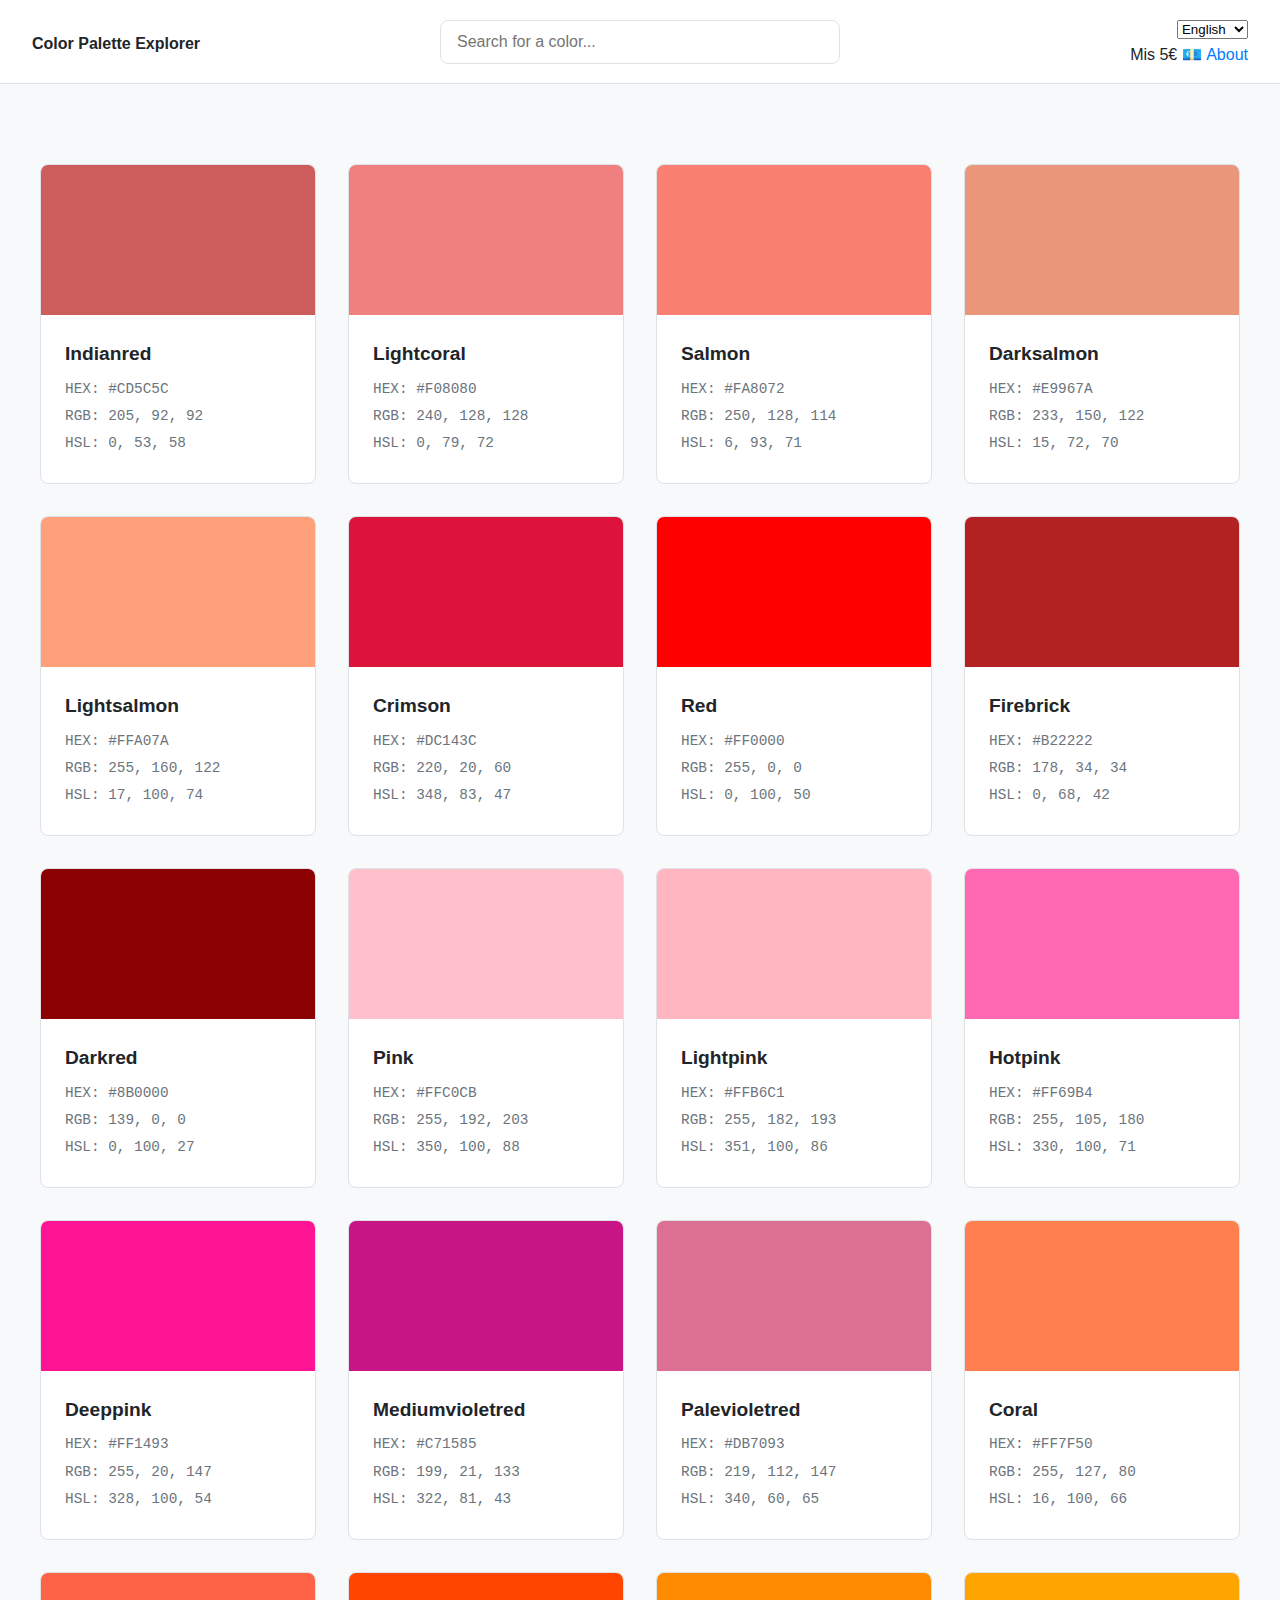
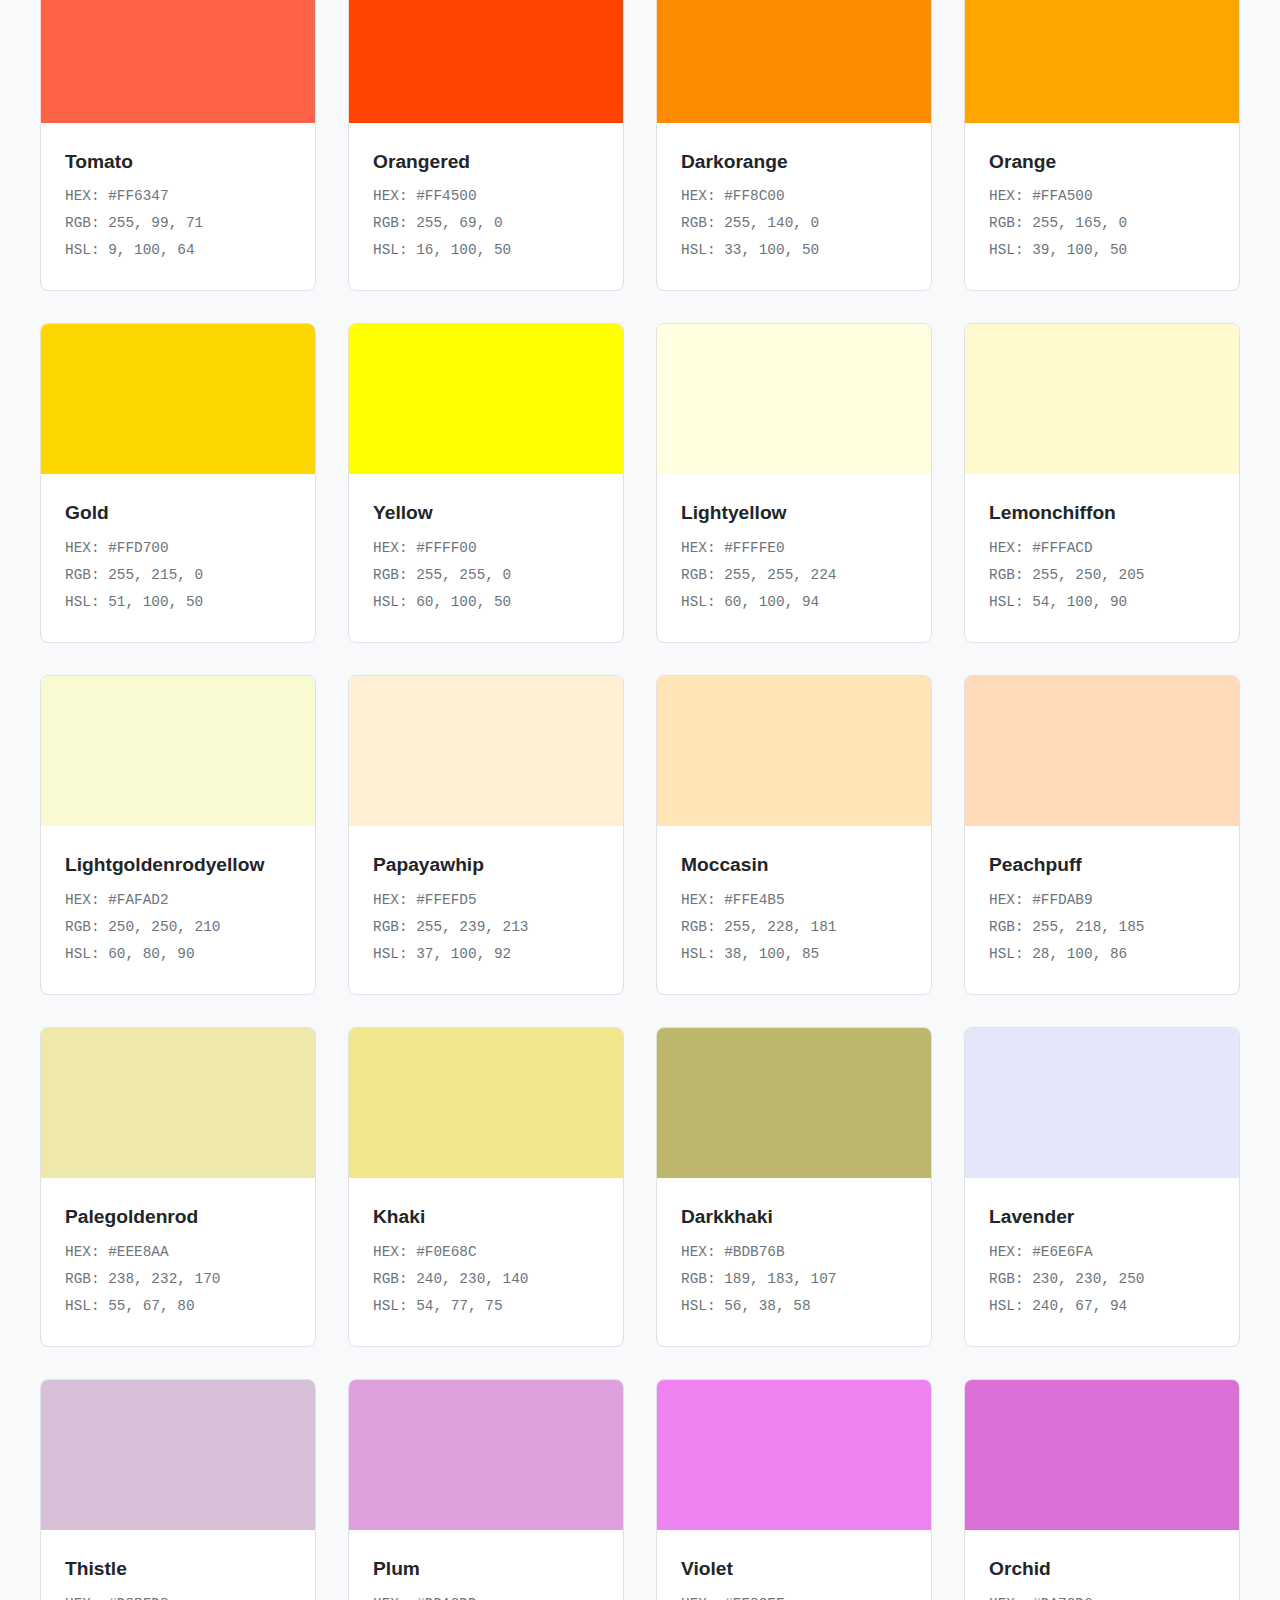
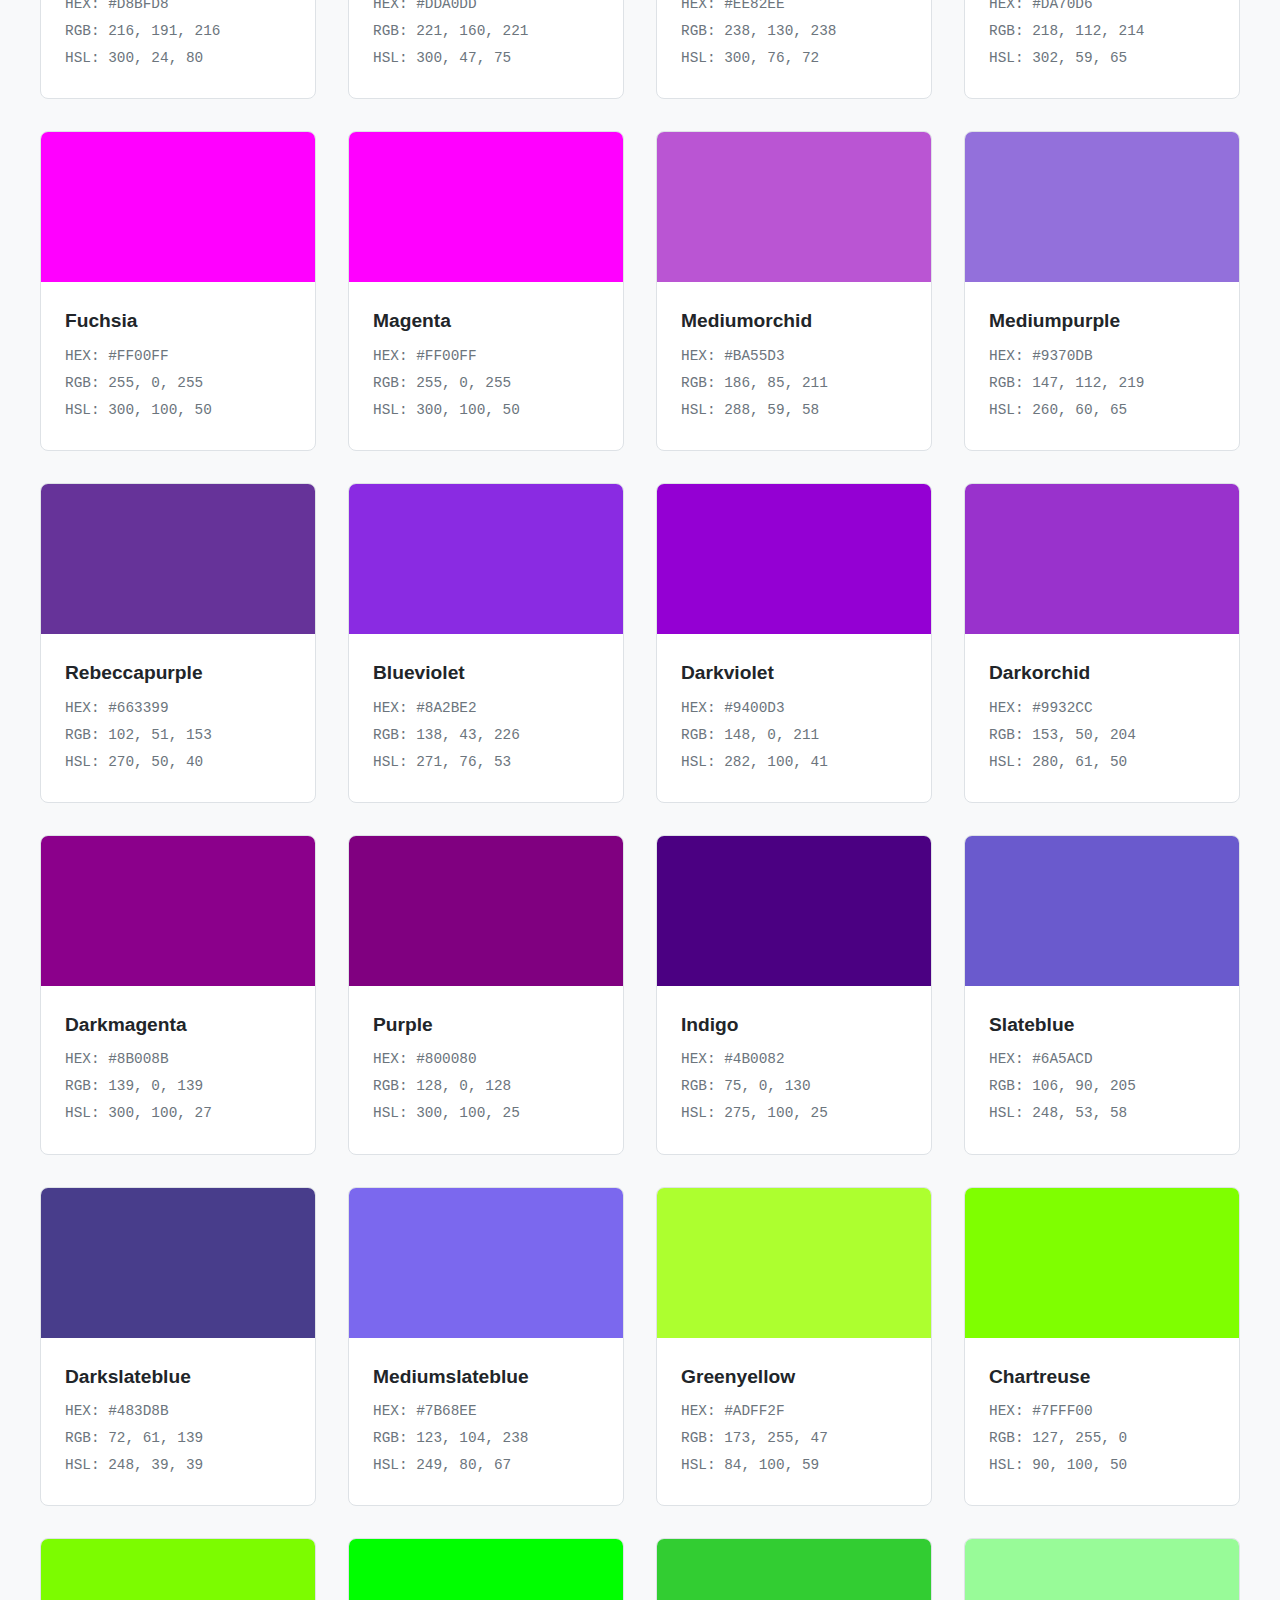
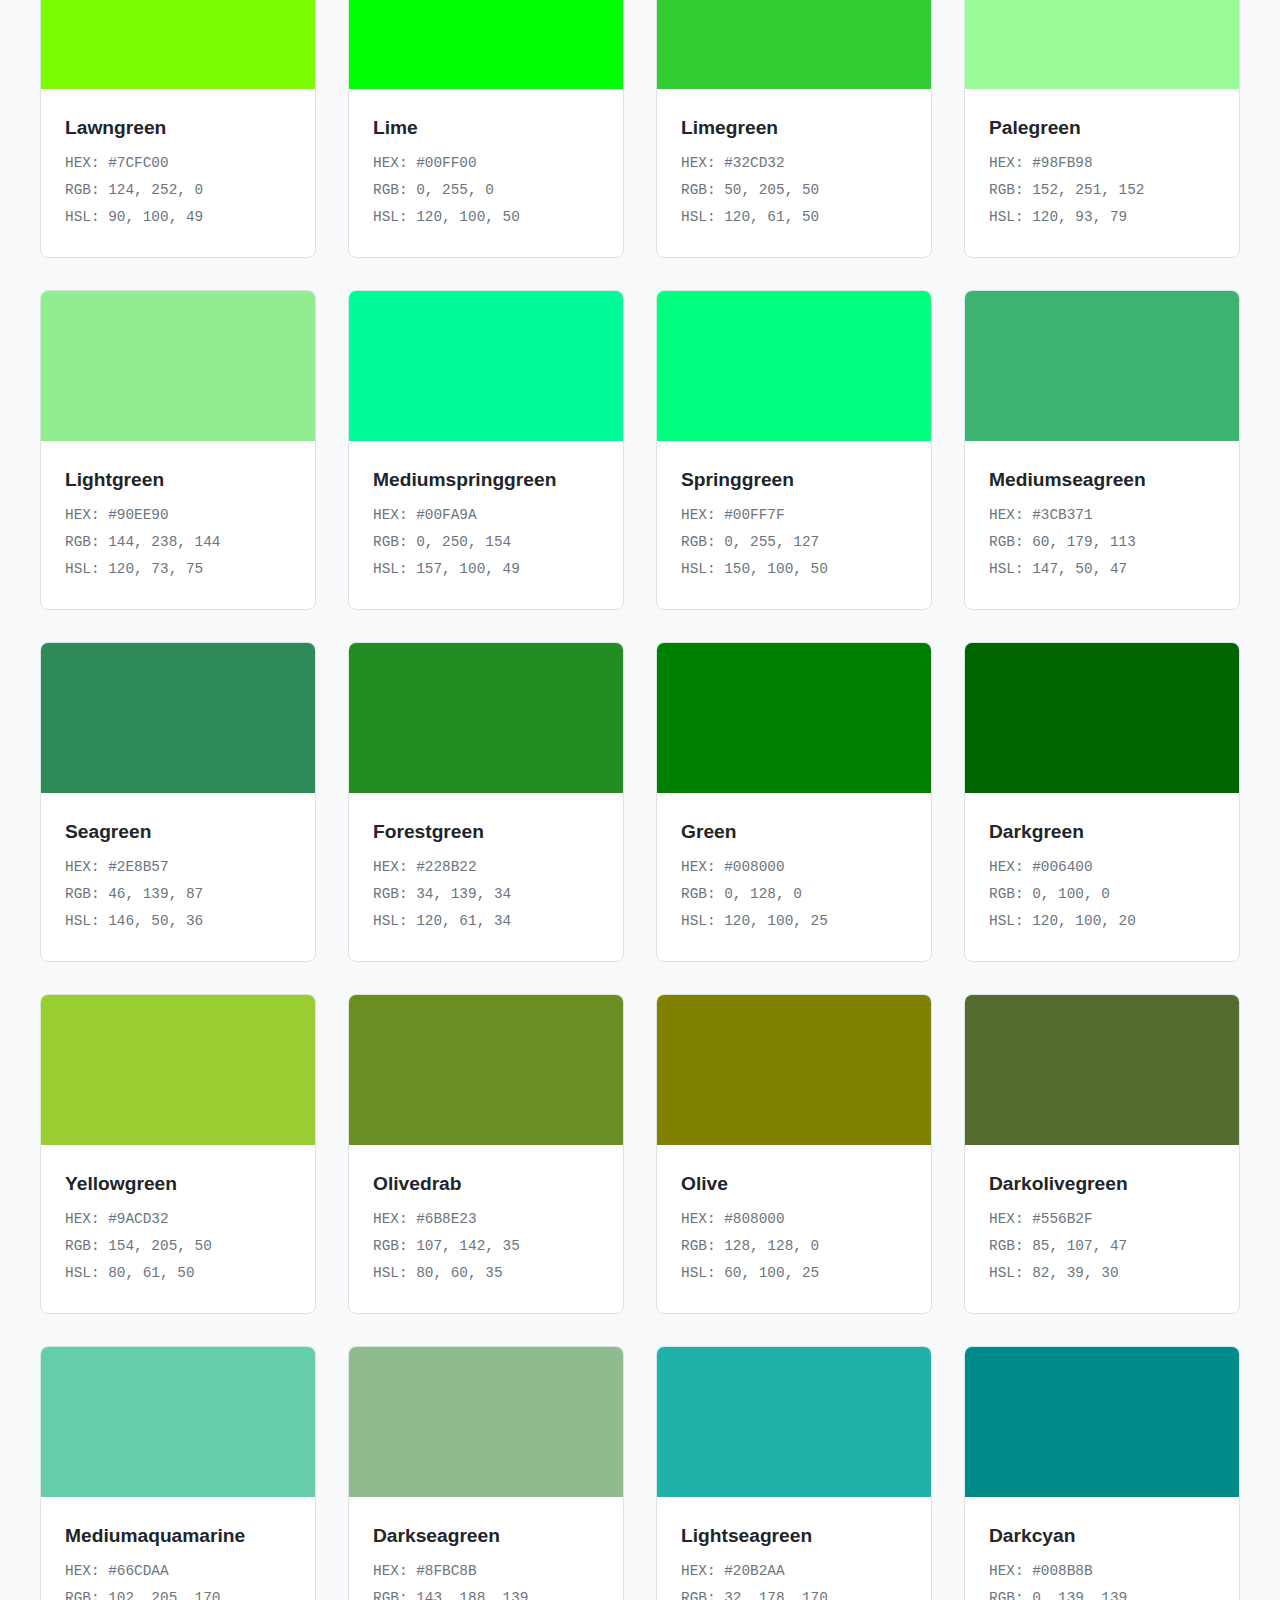
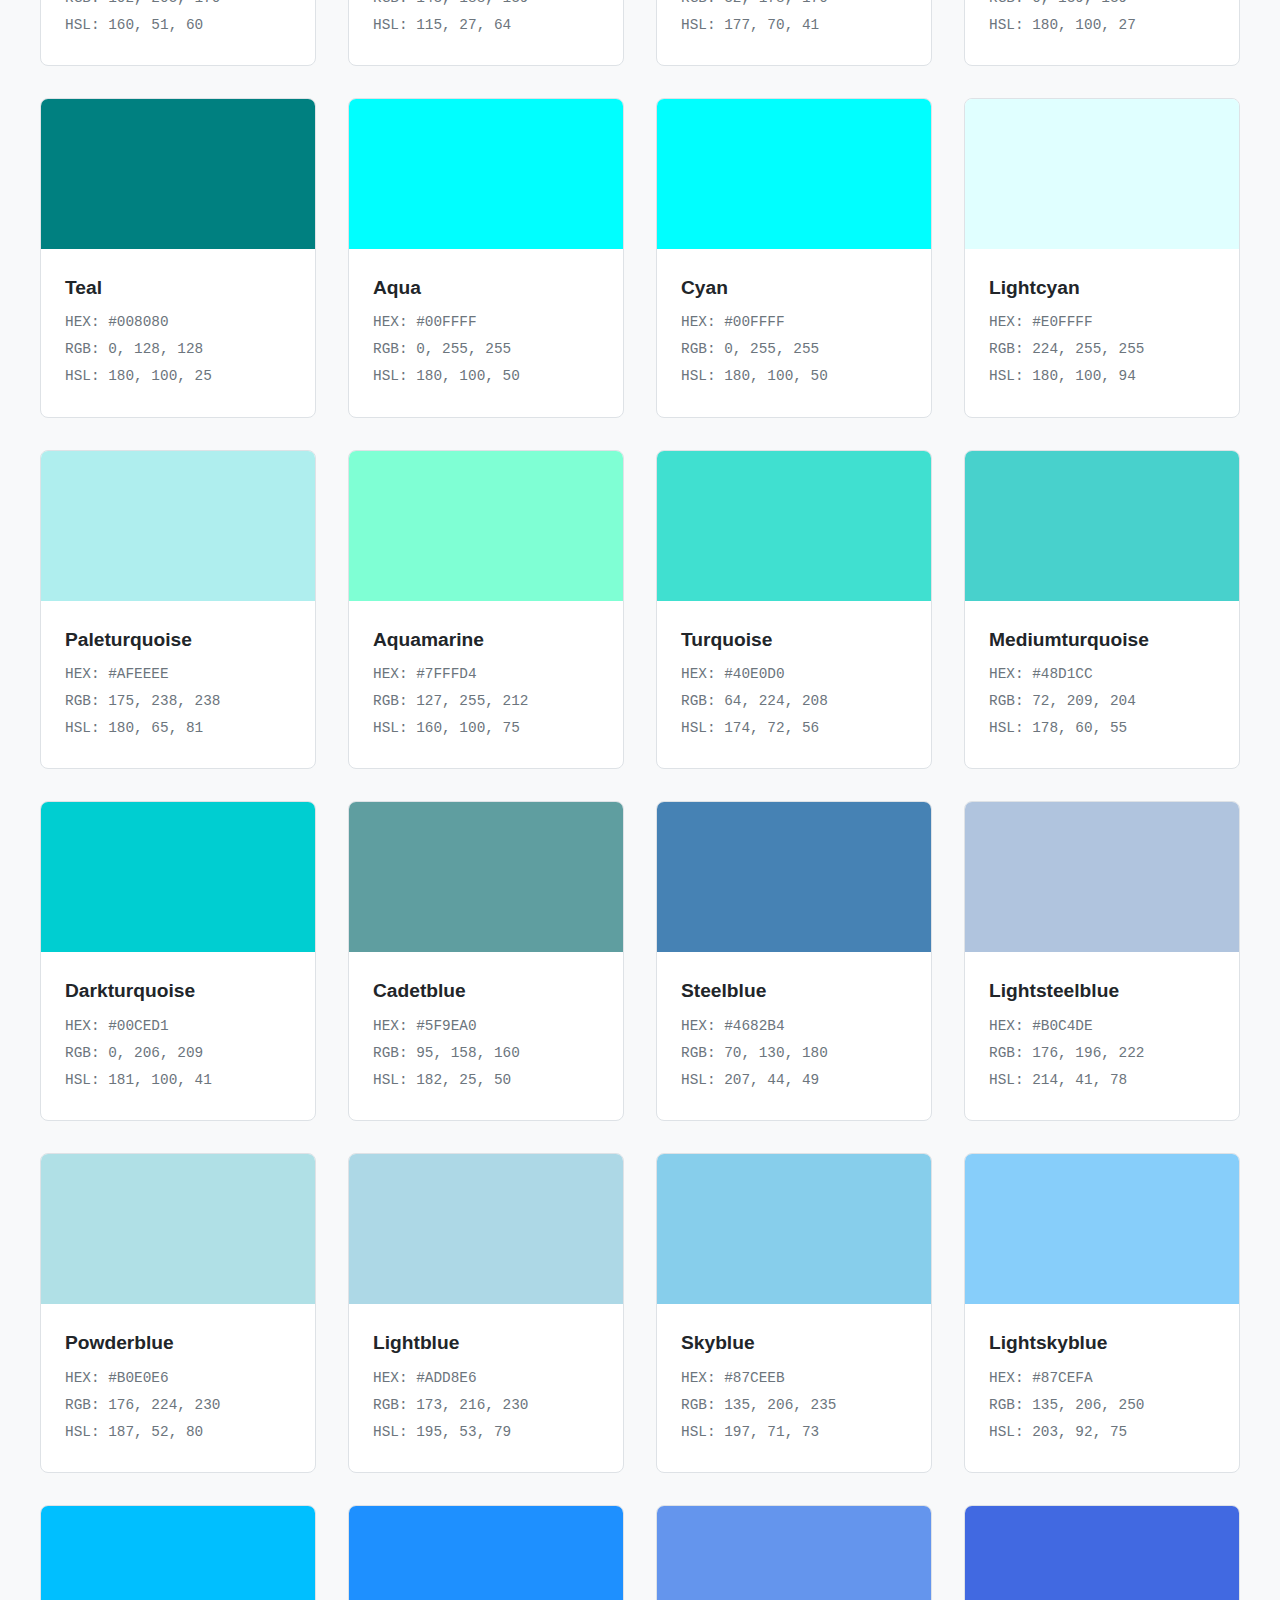
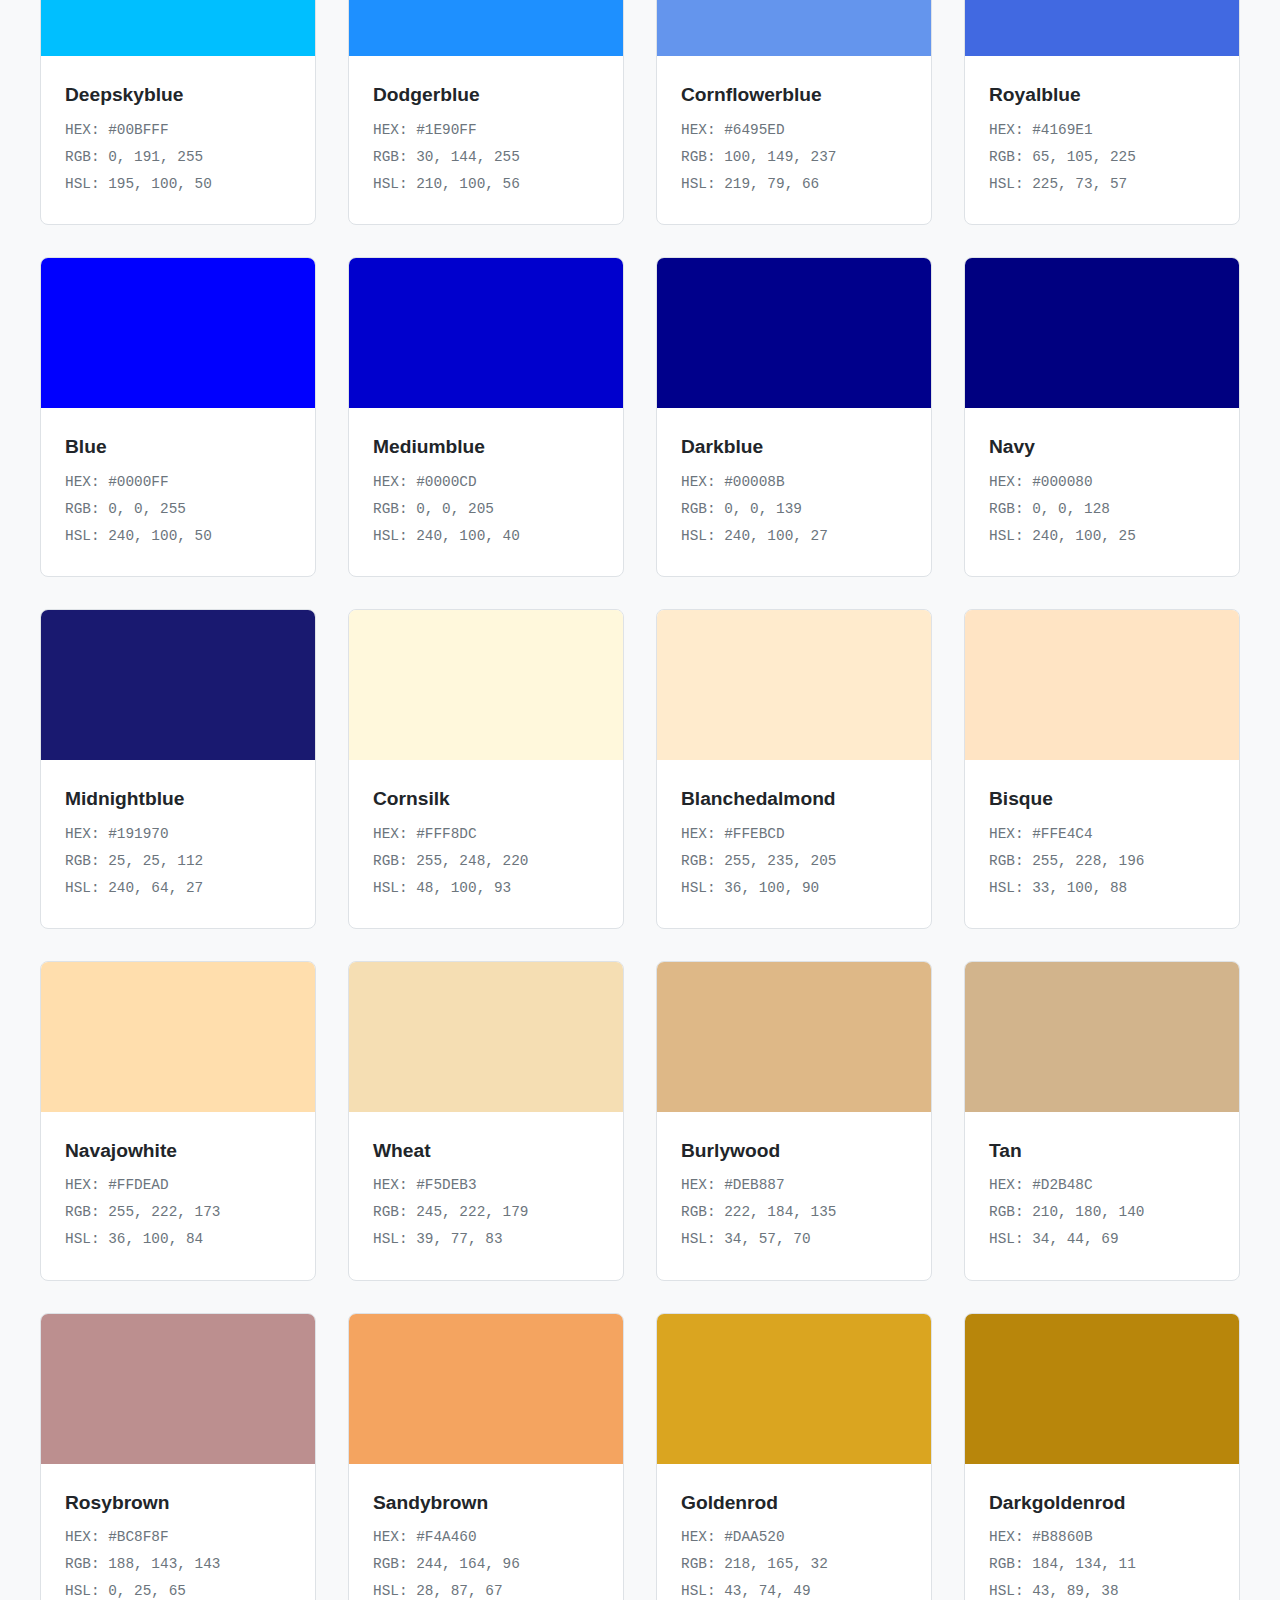
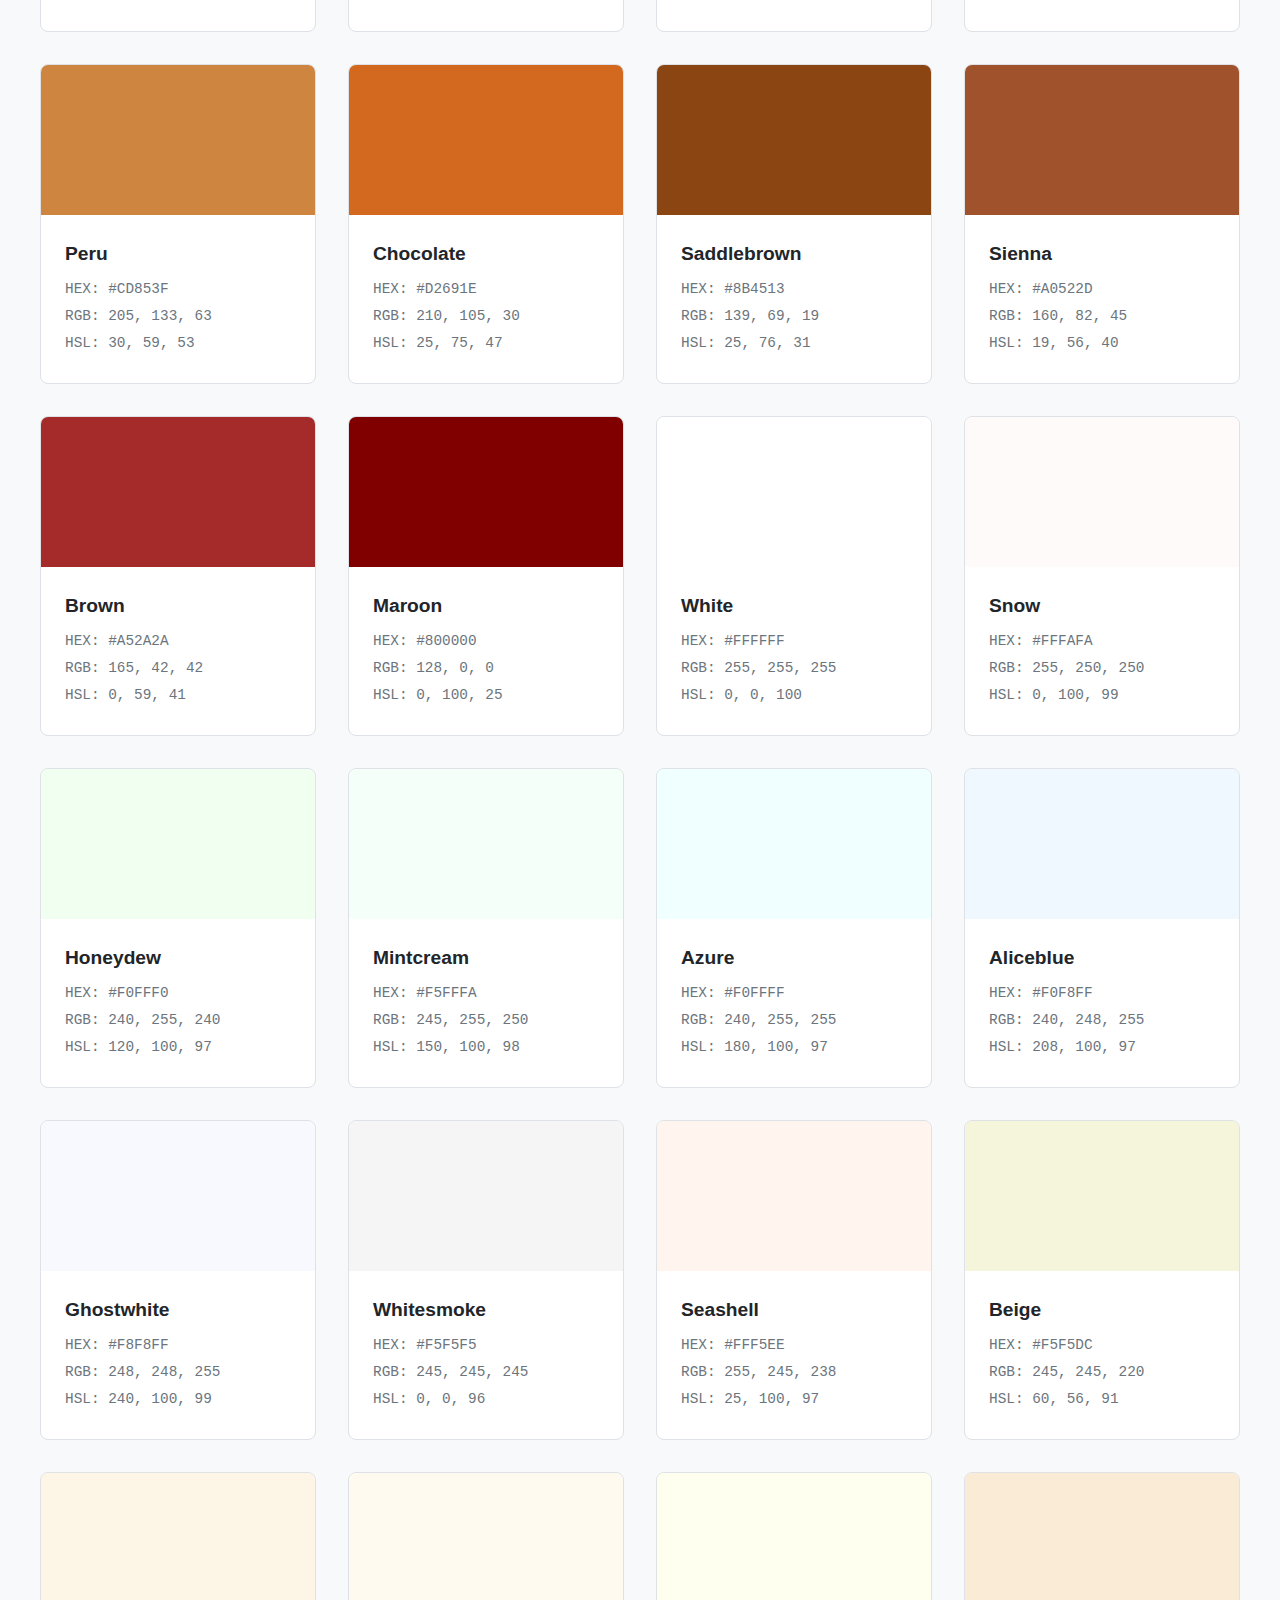
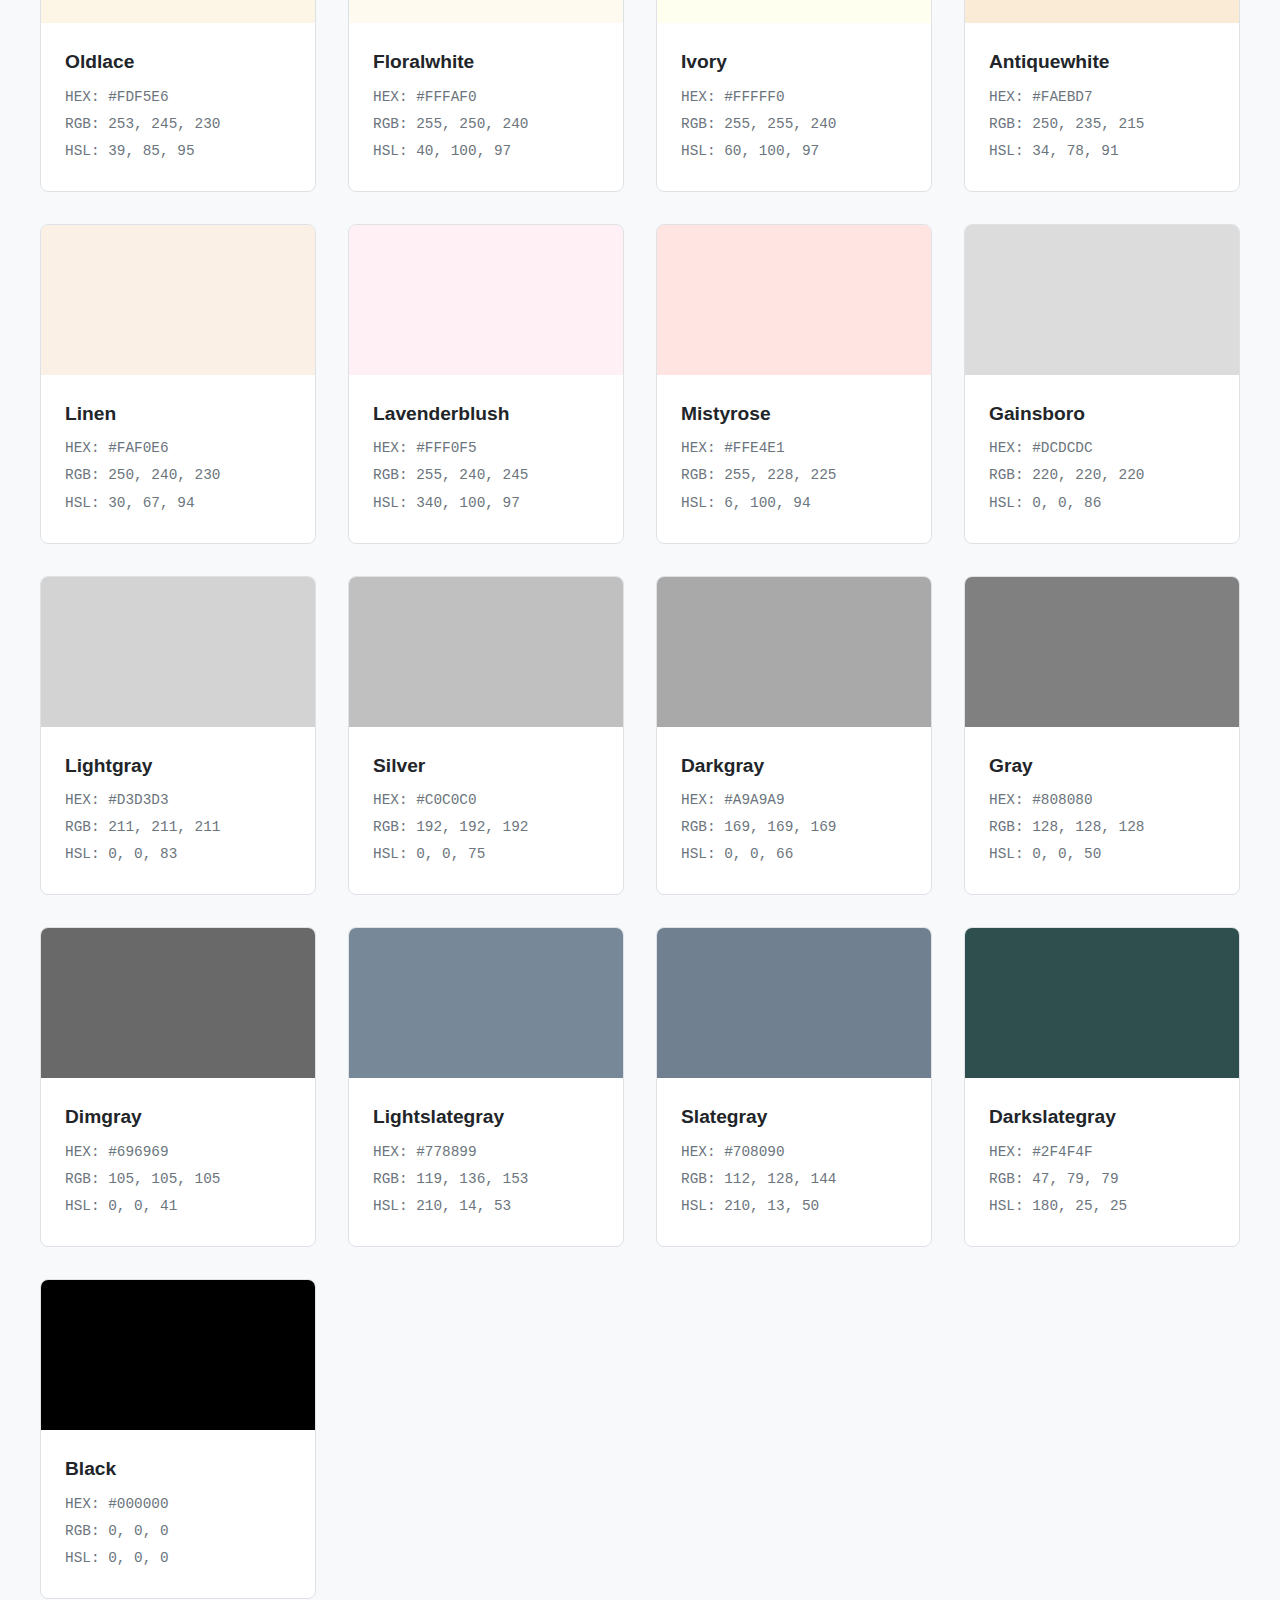
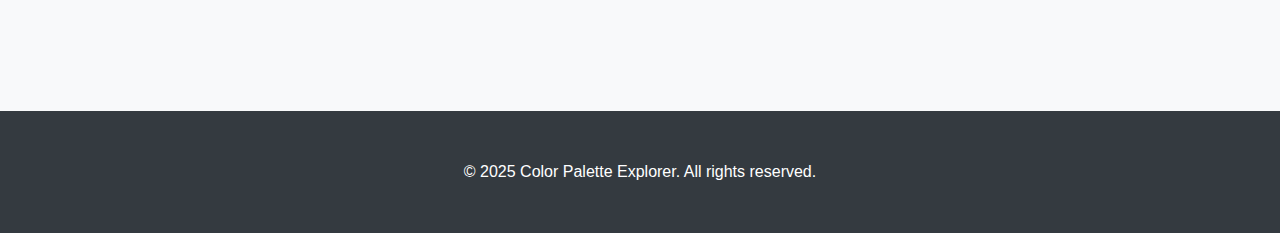
<file: index.html>
<!DOCTYPE html>
<html lang="en">
<head>
  <meta charset="UTF-8">
  <meta name="viewport" content="width=device-width, initial-scale=1.0">
  <title>Color Palette Explorer</title>
  <link rel="stylesheet" href="styles.css">
</head>
<body>

  <header class="header">
    <div class="header-item">
      <h1><a href="a.html" style="text-decoration: none; color: inherit;" data-translate="title">Color Palette Explorer</a></h1>
    </div>
    <div class="header-item header-item-center">
      <div class="search-container">
        <input type="text" id="search-bar" placeholder="Search for a color..." data-translate-placeholder="searchPlaceholder">
      </div>
    </div>
    <div class="header-item">
      <div class="language-selector">
        <select id="language-select">
          <option value="en">English</option>
          <option value="es">Español</option>
        </select>
      </div>
      <span class="mis-cinco-euros">Mis 5€ 💶</span>
      <a href="#" data-translate="about">About</a>
    </div>
  </header>

  <main class="container">
    <ul class="color-grid">
      <!-- Color swatches are dynamically generated by the script below -->
    </ul>
  </main>

  <footer class="footer">
    <p data-translate="copyright">&copy; 2025 Color Palette Explorer. All rights reserved.</p>
  </footer>

  <script src="translations.js"></script>
  <script>
    const colors = {
      "indianred": { "hex": "CD5C5C", "rgb": "205, 92, 92", "hsl": "0, 53, 58" },
      "lightcoral": { "hex": "F08080", "rgb": "240, 128, 128", "hsl": "0, 79, 72" },
      "salmon": { "hex": "FA8072", "rgb": "250, 128, 114", "hsl": "6, 93, 71" },
      "darksalmon": { "hex": "E9967A", "rgb": "233, 150, 122", "hsl": "15, 72, 70" },
      "lightsalmon": { "hex": "FFA07A", "rgb": "255, 160, 122", "hsl": "17, 100, 74" },
      "crimson": { "hex": "DC143C", "rgb": "220, 20, 60", "hsl": "348, 83, 47" },
      "red": { "hex": "FF0000", "rgb": "255, 0, 0", "hsl": "0, 100, 50" },
      "firebrick": { "hex": "B22222", "rgb": "178, 34, 34", "hsl": "0, 68, 42" },
      "darkred": { "hex": "8B0000", "rgb": "139, 0, 0", "hsl": "0, 100, 27" },
      "pink": { "hex": "FFC0CB", "rgb": "255, 192, 203", "hsl": "350, 100, 88" },
      "lightpink": { "hex": "FFB6C1", "rgb": "255, 182, 193", "hsl": "351, 100, 86" },
      "hotpink": { "hex": "FF69B4", "rgb": "255, 105, 180", "hsl": "330, 100, 71" },
      "deeppink": { "hex": "FF1493", "rgb": "255, 20, 147", "hsl": "328, 100, 54" },
      "mediumvioletred": { "hex": "C71585", "rgb": "199, 21, 133", "hsl": "322, 81, 43" },
      "palevioletred": { "hex": "DB7093", "rgb": "219, 112, 147", "hsl": "340, 60, 65" },
      "coral": { "hex": "FF7F50", "rgb": "255, 127, 80", "hsl": "16, 100, 66" },
      "tomato": { "hex": "FF6347", "rgb": "255, 99, 71", "hsl": "9, 100, 64" },
      "orangered": { "hex": "FF4500", "rgb": "255, 69, 0", "hsl": "16, 100, 50" },
      "darkorange": { "hex": "FF8C00", "rgb": "255, 140, 0", "hsl": "33, 100, 50" },
      "orange": { "hex": "FFA500", "rgb": "255, 165, 0", "hsl": "39, 100, 50" },
      "gold": { "hex": "FFD700", "rgb": "255, 215, 0", "hsl": "51, 100, 50" },
      "yellow": { "hex": "FFFF00", "rgb": "255, 255, 0", "hsl": "60, 100, 50" },
      "lightyellow": { "hex": "FFFFE0", "rgb": "255, 255, 224", "hsl": "60, 100, 94" },
      "lemonchiffon": { "hex": "FFFACD", "rgb": "255, 250, 205", "hsl": "54, 100, 90" },
      "lightgoldenrodyellow": { "hex": "FAFAD2", "rgb": "250, 250, 210", "hsl": "60, 80, 90" },
      "papayawhip": { "hex": "FFEFD5", "rgb": "255, 239, 213", "hsl": "37, 100, 92" },
      "moccasin": { "hex": "FFE4B5", "rgb": "255, 228, 181", "hsl": "38, 100, 85" },
      "peachpuff": { "hex": "FFDAB9", "rgb": "255, 218, 185", "hsl": "28, 100, 86" },
      "palegoldenrod": { "hex": "EEE8AA", "rgb": "238, 232, 170", "hsl": "55, 67, 80" },
      "khaki": { "hex": "F0E68C", "rgb": "240, 230, 140", "hsl": "54, 77, 75" },
      "darkkhaki": { "hex": "BDB76B", "rgb": "189, 183, 107", "hsl": "56, 38, 58" },
      "lavender": { "hex": "E6E6FA", "rgb": "230, 230, 250", "hsl": "240, 67, 94" },
      "thistle": { "hex": "D8BFD8", "rgb": "216, 191, 216", "hsl": "300, 24, 80" },
      "plum": { "hex": "DDA0DD", "rgb": "221, 160, 221", "hsl": "300, 47, 75" },
      "violet": { "hex": "EE82EE", "rgb": "238, 130, 238", "hsl": "300, 76, 72" },
      "orchid": { "hex": "DA70D6", "rgb": "218, 112, 214", "hsl": "302, 59, 65" },
      "fuchsia": { "hex": "FF00FF", "rgb": "255, 0, 255", "hsl": "300, 100, 50" },
      "magenta": { "hex": "FF00FF", "rgb": "255, 0, 255", "hsl": "300, 100, 50" },
      "mediumorchid": { "hex": "BA55D3", "rgb": "186, 85, 211", "hsl": "288, 59, 58" },
      "mediumpurple": { "hex": "9370DB", "rgb": "147, 112, 219", "hsl": "260, 60, 65" },
      "rebeccapurple": { "hex": "663399", "rgb": "102, 51, 153", "hsl": "270, 50, 40" },
      "blueviolet": { "hex": "8A2BE2", "rgb": "138, 43, 226", "hsl": "271, 76, 53" },
      "darkviolet": { "hex": "9400D3", "rgb": "148, 0, 211", "hsl": "282, 100, 41" },
      "darkorchid": { "hex": "9932CC", "rgb": "153, 50, 204", "hsl": "280, 61, 50" },
      "darkmagenta": { "hex": "8B008B", "rgb": "139, 0, 139", "hsl": "300, 100, 27" },
      "purple": { "hex": "800080", "rgb": "128, 0, 128", "hsl": "300, 100, 25" },
      "indigo": { "hex": "4B0082", "rgb": "75, 0, 130", "hsl": "275, 100, 25" },
      "slateblue": { "hex": "6A5ACD", "rgb": "106, 90, 205", "hsl": "248, 53, 58" },
      "darkslateblue": { "hex": "483D8B", "rgb": "72, 61, 139", "hsl": "248, 39, 39" },
      "mediumslateblue": { "hex": "7B68EE", "rgb": "123, 104, 238", "hsl": "249, 80, 67" },
      "greenyellow": { "hex": "ADFF2F", "rgb": "173, 255, 47", "hsl": "84, 100, 59" },
      "chartreuse": { "hex": "7FFF00", "rgb": "127, 255, 0", "hsl": "90, 100, 50" },
      "lawngreen": { "hex": "7CFC00", "rgb": "124, 252, 0", "hsl": "90, 100, 49" },
      "lime": { "hex": "00FF00", "rgb": "0, 255, 0", "hsl": "120, 100, 50" },
      "limegreen": { "hex": "32CD32", "rgb": "50, 205, 50", "hsl": "120, 61, 50" },
      "palegreen": { "hex": "98FB98", "rgb": "152, 251, 152", "hsl": "120, 93, 79" },
      "lightgreen": { "hex": "90EE90", "rgb": "144, 238, 144", "hsl": "120, 73, 75" },
      "mediumspringgreen": { "hex": "00FA9A", "rgb": "0, 250, 154", "hsl": "157, 100, 49" },
      "springgreen": { "hex": "00FF7F", "rgb": "0, 255, 127", "hsl": "150, 100, 50" },
      "mediumseagreen": { "hex": "3CB371", "rgb": "60, 179, 113", "hsl": "147, 50, 47" },
      "seagreen": { "hex": "2E8B57", "rgb": "46, 139, 87", "hsl": "146, 50, 36" },
      "forestgreen": { "hex": "228B22", "rgb": "34, 139, 34", "hsl": "120, 61, 34" },
      "green": { "hex": "008000", "rgb": "0, 128, 0", "hsl": "120, 100, 25" },
      "darkgreen": { "hex": "006400", "rgb": "0, 100, 0", "hsl": "120, 100, 20" },
      "yellowgreen": { "hex": "9ACD32", "rgb": "154, 205, 50", "hsl": "80, 61, 50" },
      "olivedrab": { "hex": "6B8E23", "rgb": "107, 142, 35", "hsl": "80, 60, 35" },
      "olive": { "hex": "808000", "rgb": "128, 128, 0", "hsl": "60, 100, 25" },
      "darkolivegreen": { "hex": "556B2F", "rgb": "85, 107, 47", "hsl": "82, 39, 30" },
      "mediumaquamarine": { "hex": "66CDAA", "rgb": "102, 205, 170", "hsl": "160, 51, 60" },
      "darkseagreen": { "hex": "8FBC8B", "rgb": "143, 188, 139", "hsl": "115, 27, 64" },
      "lightseagreen": { "hex": "20B2AA", "rgb": "32, 178, 170", "hsl": "177, 70, 41" },
      "darkcyan": { "hex": "008B8B", "rgb": "0, 139, 139", "hsl": "180, 100, 27" },
      "teal": { "hex": "008080", "rgb": "0, 128, 128", "hsl": "180, 100, 25" },
      "aqua": { "hex": "00FFFF", "rgb": "0, 255, 255", "hsl": "180, 100, 50" },
      "cyan": { "hex": "00FFFF", "rgb": "0, 255, 255", "hsl": "180, 100, 50" },
      "lightcyan": { "hex": "E0FFFF", "rgb": "224, 255, 255", "hsl": "180, 100, 94" },
      "paleturquoise": { "hex": "AFEEEE", "rgb": "175, 238, 238", "hsl": "180, 65, 81" },
      "aquamarine": { "hex": "7FFFD4", "rgb": "127, 255, 212", "hsl": "160, 100, 75" },
      "turquoise": { "hex": "40E0D0", "rgb": "64, 224, 208", "hsl": "174, 72, 56" },
      "mediumturquoise": { "hex": "48D1CC", "rgb": "72, 209, 204", "hsl": "178, 60, 55" },
      "darkturquoise": { "hex": "00CED1", "rgb": "0, 206, 209", "hsl": "181, 100, 41" },
      "cadetblue": { "hex": "5F9EA0", "rgb": "95, 158, 160", "hsl": "182, 25, 50" },
      "steelblue": { "hex": "4682B4", "rgb": "70, 130, 180", "hsl": "207, 44, 49" },
      "lightsteelblue": { "hex": "B0C4DE", "rgb": "176, 196, 222", "hsl": "214, 41, 78" },
      "powderblue": { "hex": "B0E0E6", "rgb": "176, 224, 230", "hsl": "187, 52, 80" },
      "lightblue": { "hex": "ADD8E6", "rgb": "173, 216, 230", "hsl": "195, 53, 79" },
      "skyblue": { "hex": "87CEEB", "rgb": "135, 206, 235", "hsl": "197, 71, 73" },
      "lightskyblue": { "hex": "87CEFA", "rgb": "135, 206, 250", "hsl": "203, 92, 75" },
      "deepskyblue": { "hex": "00BFFF", "rgb": "0, 191, 255", "hsl": "195, 100, 50" },
      "dodgerblue": { "hex": "1E90FF", "rgb": "30, 144, 255", "hsl": "210, 100, 56" },
      "cornflowerblue": { "hex": "6495ED", "rgb": "100, 149, 237", "hsl": "219, 79, 66" },
      "royalblue": { "hex": "4169E1", "rgb": "65, 105, 225", "hsl": "225, 73, 57" },
      "blue": { "hex": "0000FF", "rgb": "0, 0, 255", "hsl": "240, 100, 50" },
      "mediumblue": { "hex": "0000CD", "rgb": "0, 0, 205", "hsl": "240, 100, 40" },
      "darkblue": { "hex": "00008B", "rgb": "0, 0, 139", "hsl": "240, 100, 27" },
      "navy": { "hex": "000080", "rgb": "0, 0, 128", "hsl": "240, 100, 25" },
      "midnightblue": { "hex": "191970", "rgb": "25, 25, 112", "hsl": "240, 64, 27" },
      "cornsilk": { "hex": "FFF8DC", "rgb": "255, 248, 220", "hsl": "48, 100, 93" },
      "blanchedalmond": { "hex": "FFEBCD", "rgb": "255, 235, 205", "hsl": "36, 100, 90" },
      "bisque": { "hex": "FFE4C4", "rgb": "255, 228, 196", "hsl": "33, 100, 88" },
      "navajowhite": { "hex": "FFDEAD", "rgb": "255, 222, 173", "hsl": "36, 100, 84" },
      "wheat": { "hex": "F5DEB3", "rgb": "245, 222, 179", "hsl": "39, 77, 83" },
      "burlywood": { "hex": "DEB887", "rgb": "222, 184, 135", "hsl": "34, 57, 70" },
      "tan": { "hex": "D2B48C", "rgb": "210, 180, 140", "hsl": "34, 44, 69" },
      "rosybrown": { "hex": "BC8F8F", "rgb": "188, 143, 143", "hsl": "0, 25, 65" },
      "sandybrown": { "hex": "F4A460", "rgb": "244, 164, 96", "hsl": "28, 87, 67" },
      "goldenrod": { "hex": "DAA520", "rgb": "218, 165, 32", "hsl": "43, 74, 49" },
      "darkgoldenrod": { "hex": "B8860B", "rgb": "184, 134, 11", "hsl": "43, 89, 38" },
      "peru": { "hex": "CD853F", "rgb": "205, 133, 63", "hsl": "30, 59, 53" },
      "chocolate": { "hex": "D2691E", "rgb": "210, 105, 30", "hsl": "25, 75, 47" },
      "saddlebrown": { "hex": "8B4513", "rgb": "139, 69, 19", "hsl": "25, 76, 31" },
      "sienna": { "hex": "A0522D", "rgb": "160, 82, 45", "hsl": "19, 56, 40" },
      "brown": { "hex": "A52A2A", "rgb": "165, 42, 42", "hsl": "0, 59, 41" },
      "maroon": { "hex": "800000", "rgb": "128, 0, 0", "hsl": "0, 100, 25" },
      "white": { "hex": "FFFFFF", "rgb": "255, 255, 255", "hsl": "0, 0, 100" },
      "snow": { "hex": "FFFAFA", "rgb": "255, 250, 250", "hsl": "0, 100, 99" },
      "honeydew": { "hex": "F0FFF0", "rgb": "240, 255, 240", "hsl": "120, 100, 97" },
      "mintcream": { "hex": "F5FFFA", "rgb": "245, 255, 250", "hsl": "150, 100, 98" },
      "azure": { "hex": "F0FFFF", "rgb": "240, 255, 255", "hsl": "180, 100, 97" },
      "aliceblue": { "hex": "F0F8FF", "rgb": "240, 248, 255", "hsl": "208, 100, 97" },
      "ghostwhite": { "hex": "F8F8FF", "rgb": "248, 248, 255", "hsl": "240, 100, 99" },
      "whitesmoke": { "hex": "F5F5F5", "rgb": "245, 245, 245", "hsl": "0, 0, 96" },
      "seashell": { "hex": "FFF5EE", "rgb": "255, 245, 238", "hsl": "25, 100, 97" },
      "beige": { "hex": "F5F5DC", "rgb": "245, 245, 220", "hsl": "60, 56, 91" },
      "oldlace": { "hex": "FDF5E6", "rgb": "253, 245, 230", "hsl": "39, 85, 95" },
      "floralwhite": { "hex": "FFFAF0", "rgb": "255, 250, 240", "hsl": "40, 100, 97" },
      "ivory": { "hex": "FFFFF0", "rgb": "255, 255, 240", "hsl": "60, 100, 97" },
      "antiquewhite": { "hex": "FAEBD7", "rgb": "250, 235, 215", "hsl": "34, 78, 91" },
      "linen": { "hex": "FAF0E6", "rgb": "250, 240, 230", "hsl": "30, 67, 94" },
      "lavenderblush": { "hex": "FFF0F5", "rgb": "255, 240, 245", "hsl": "340, 100, 97" },
      "mistyrose": { "hex": "FFE4E1", "rgb": "255, 228, 225", "hsl": "6, 100, 94" },
      "gainsboro": { "hex": "DCDCDC", "rgb": "220, 220, 220", "hsl": "0, 0, 86" },
      "lightgray": { "hex": "D3D3D3", "rgb": "211, 211, 211", "hsl": "0, 0, 83" },
      "silver": { "hex": "C0C0C0", "rgb": "192, 192, 192", "hsl": "0, 0, 75" },
      "darkgray": { "hex": "A9A9A9", "rgb": "169, 169, 169", "hsl": "0, 0, 66" },
      "gray": { "hex": "808080", "rgb": "128, 128, 128", "hsl": "0, 0, 50" },
      "dimgray": { "hex": "696969", "rgb": "105, 105, 105", "hsl": "0, 0, 41" },
      "lightslategray": { "hex": "778899", "rgb": "119, 136, 153", "hsl": "210, 14, 53" },
      "slategray": { "hex": "708090", "rgb": "112, 128, 144", "hsl": "210, 13, 50" },
      "darkslategray": { "hex": "2F4F4F", "rgb": "47, 79, 79", "hsl": "180, 25, 25" },
      "black": { "hex": "000000", "rgb": "0, 0, 0", "hsl": "0, 0, 0" }
    };

    document.addEventListener('DOMContentLoaded', function() {
      const grid = document.querySelector('.color-grid');
      const searchBar = document.getElementById('search-bar');
      const languageSelect = document.getElementById('language-select');

      function renderGrid(filter = '') {
        const selectedLanguage = languageSelect.value;
        let cards = '';
        for (const name in colors) {
          if (colors.hasOwnProperty(name)) {
              const translatedName = translations[selectedLanguage][name] || name;
              if (translatedName.toLowerCase().includes(filter.toLowerCase())) {
                  const color = colors[name];
                  cards += `
                    <li class="color-swatch-card">
                      <a href="details.html?color=${name}">
                        <div class="swatch-preview" style="background-color: ${name};"></div>
                        <div class="swatch-info">
                          <h2 data-translate="${name}">${translatedName}</h2>
                          <p>HEX: #${color.hex}</p>
                          <p>RGB: ${color.rgb}</p>
                          <p>HSL: ${color.hsl}</p>
                        </div>
                      </a>
                    </li>
                  `;
              }
          }
        }
        grid.innerHTML = cards;
      }

      // Initial render
      renderGrid();

      // Search functionality
      searchBar.addEventListener('input', (e) => {
        renderGrid(e.target.value);
      });

      // Language change
      languageSelect.addEventListener('change', (event) => {
        const selectedLanguage = event.target.value;
        document.querySelectorAll('[data-translate]').forEach(element => {
          const key = element.dataset.translate;
          element.textContent = translations[selectedLanguage][key];
        });
        document.querySelectorAll('[data-translate-placeholder]').forEach(element => {
            const key = element.dataset.translatePlaceholder;
            element.placeholder = translations[selectedLanguage][key];
        });
        renderGrid(searchBar.value);
      });
    });
  </script>

</body>
</html>
</file>
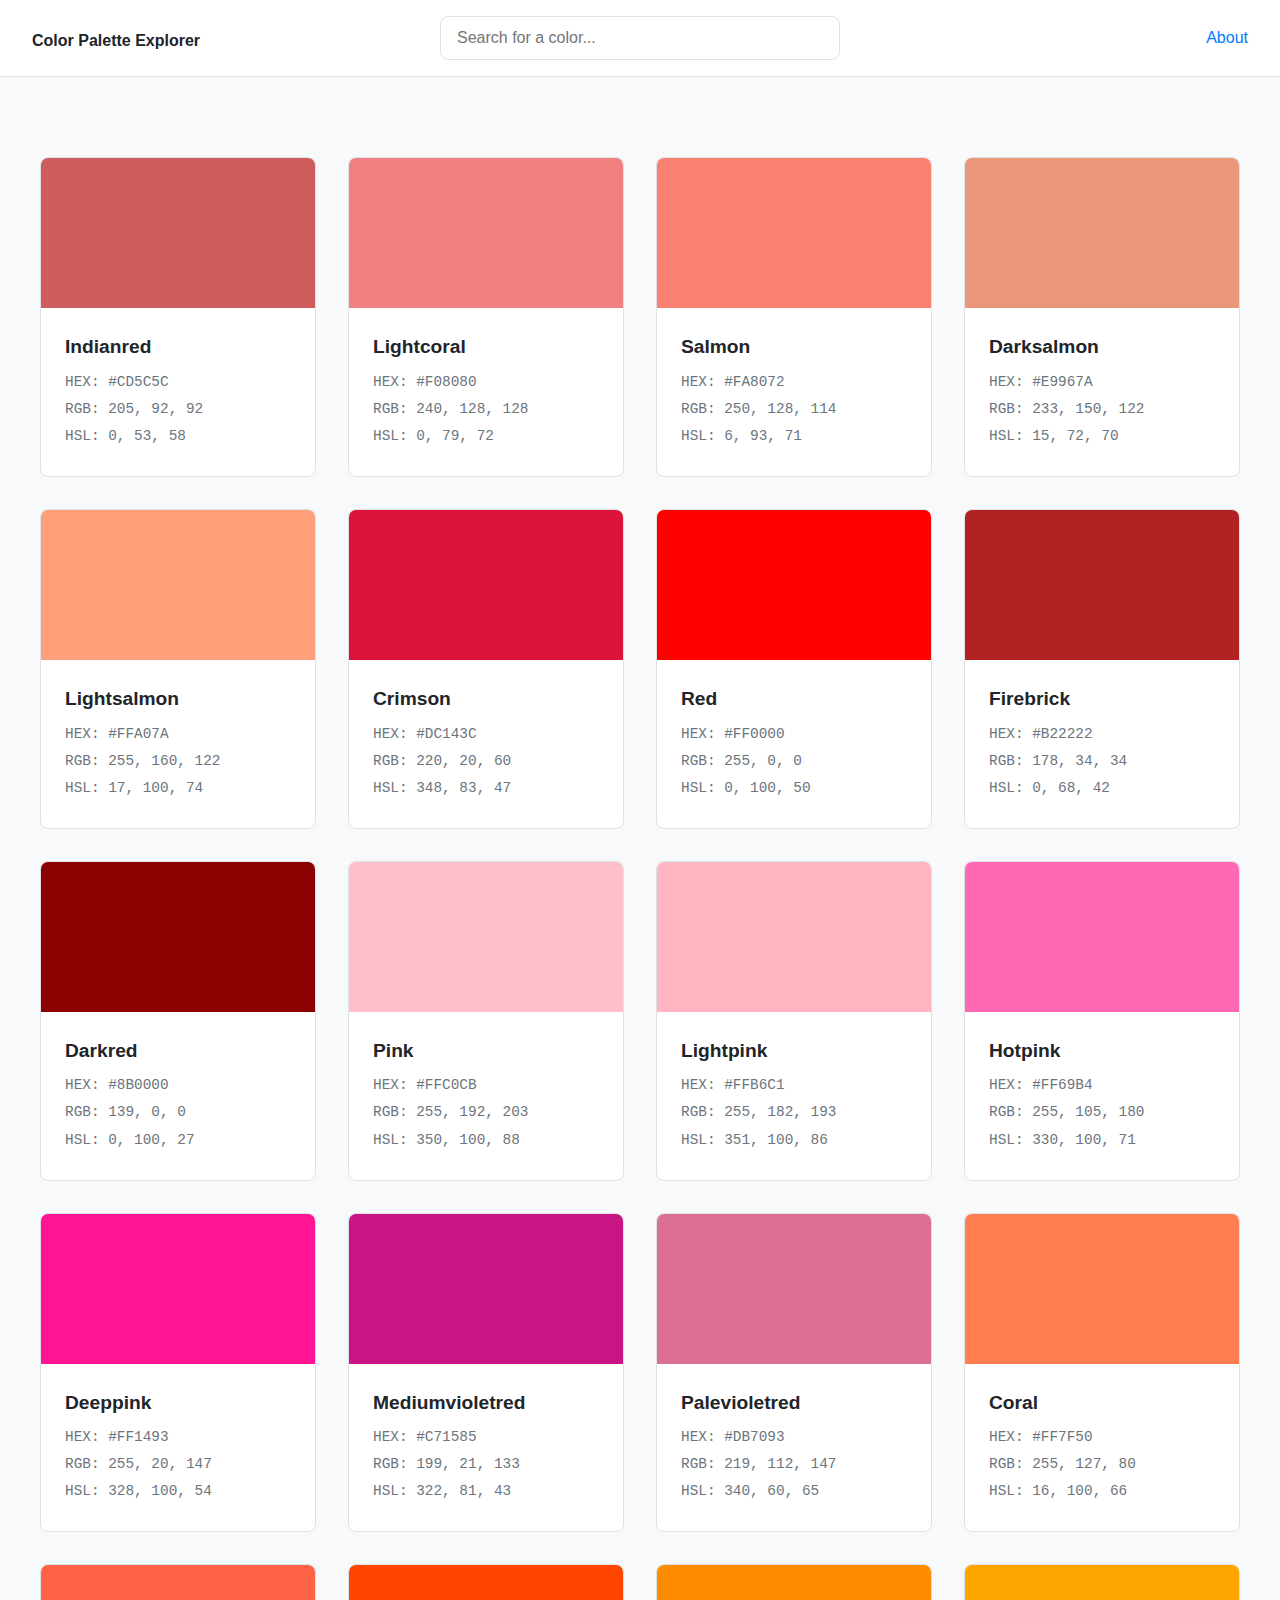
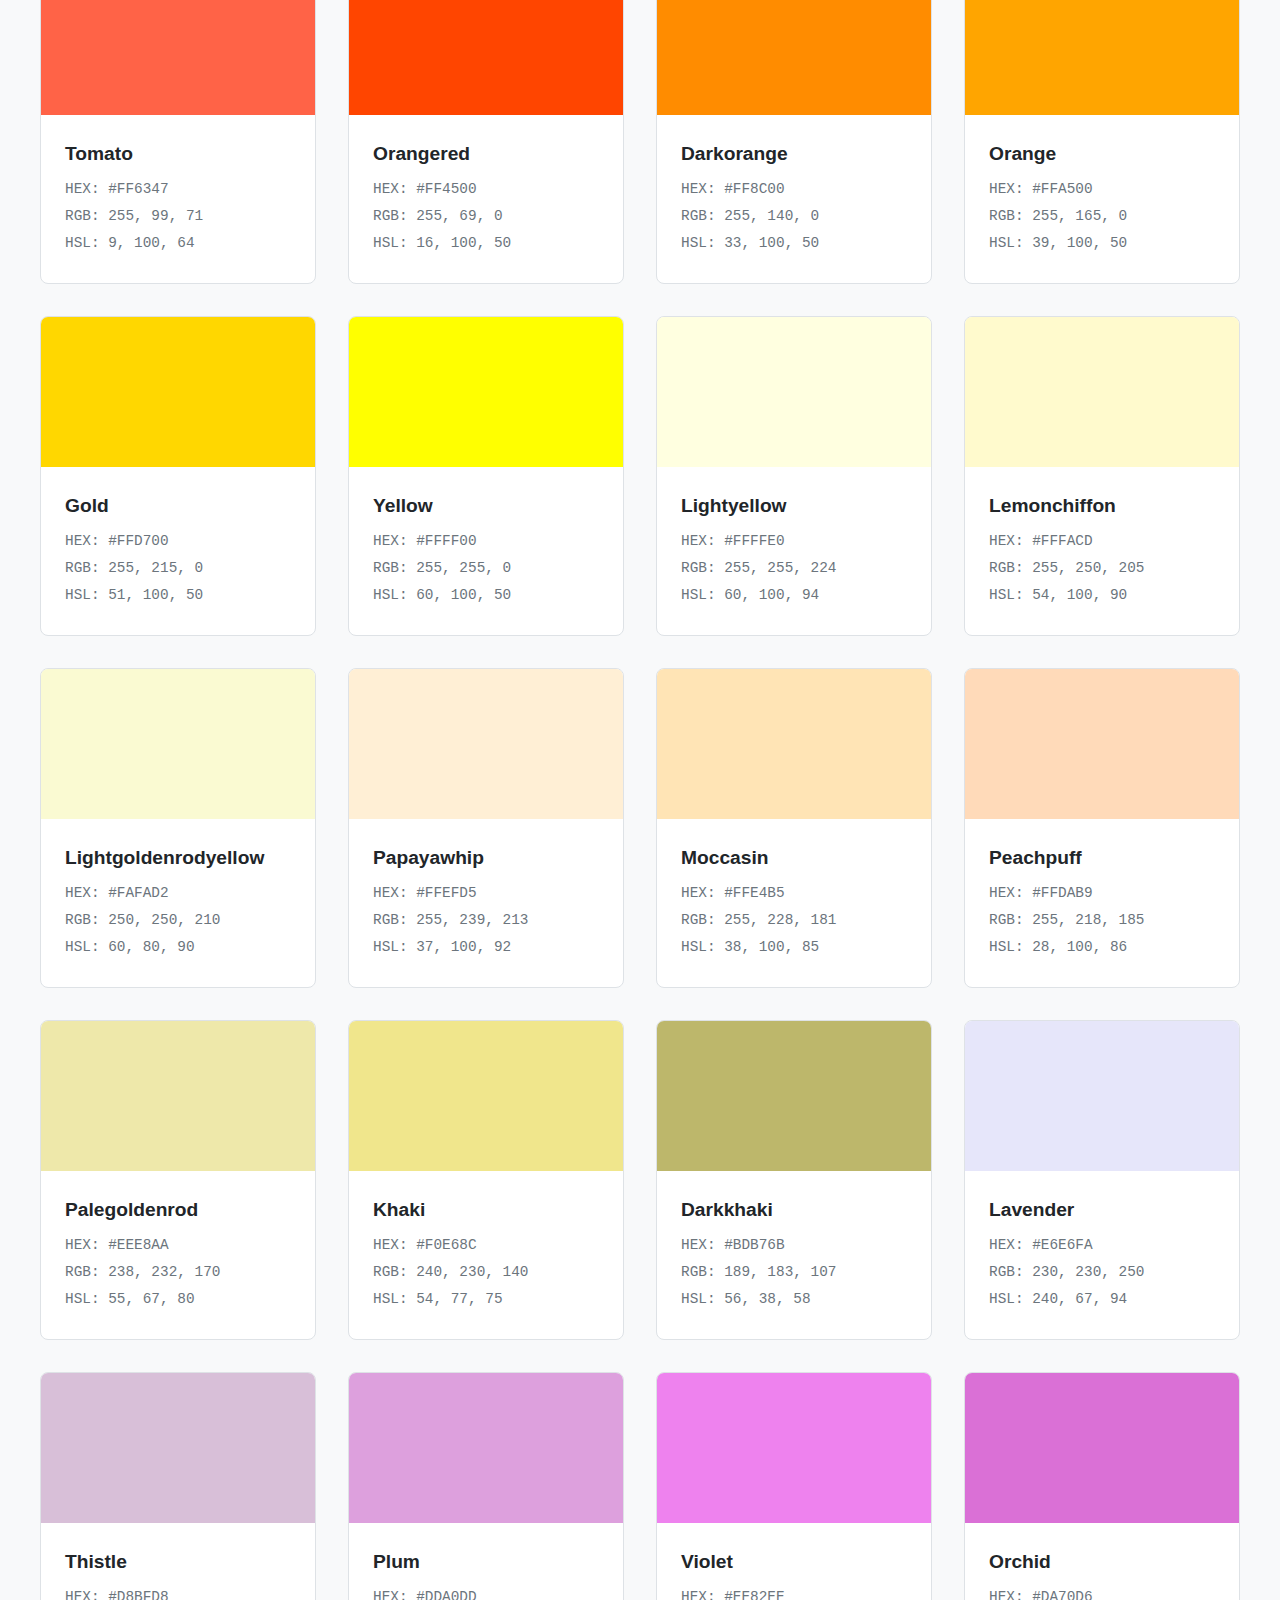
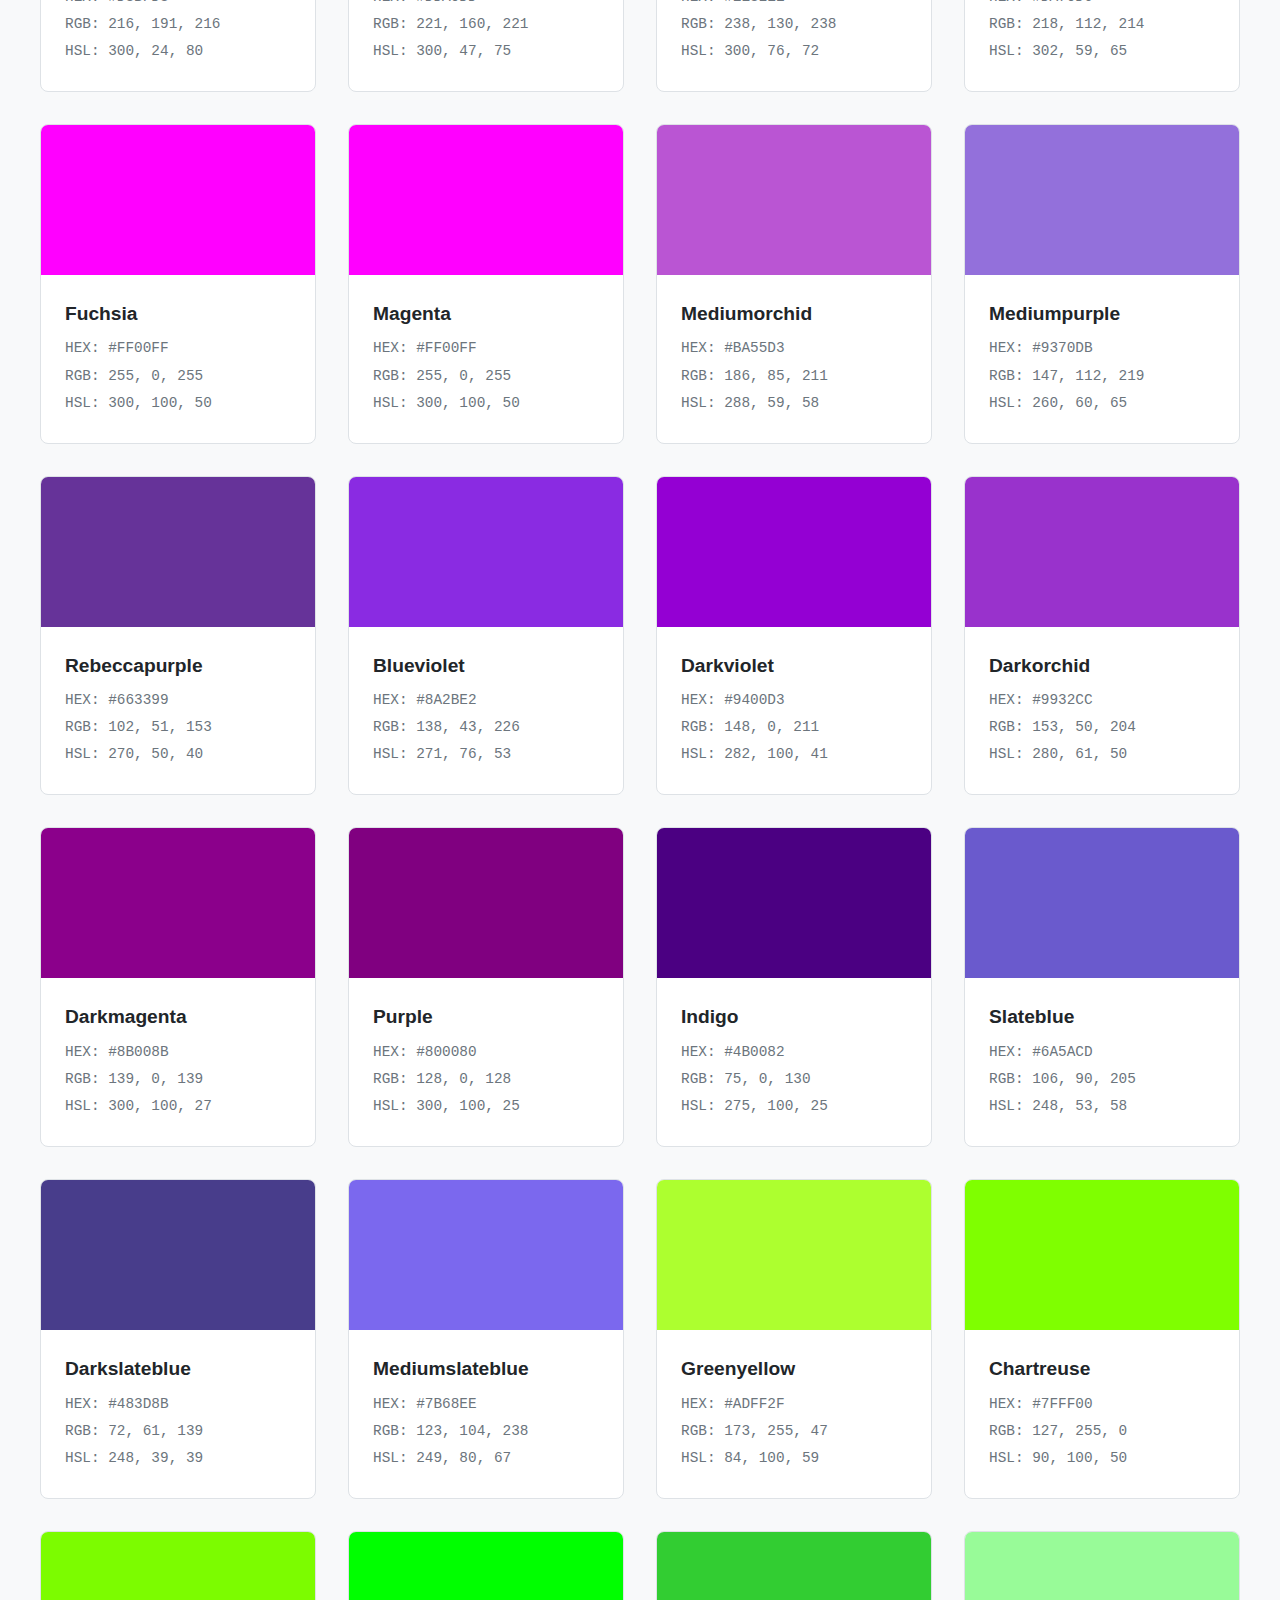
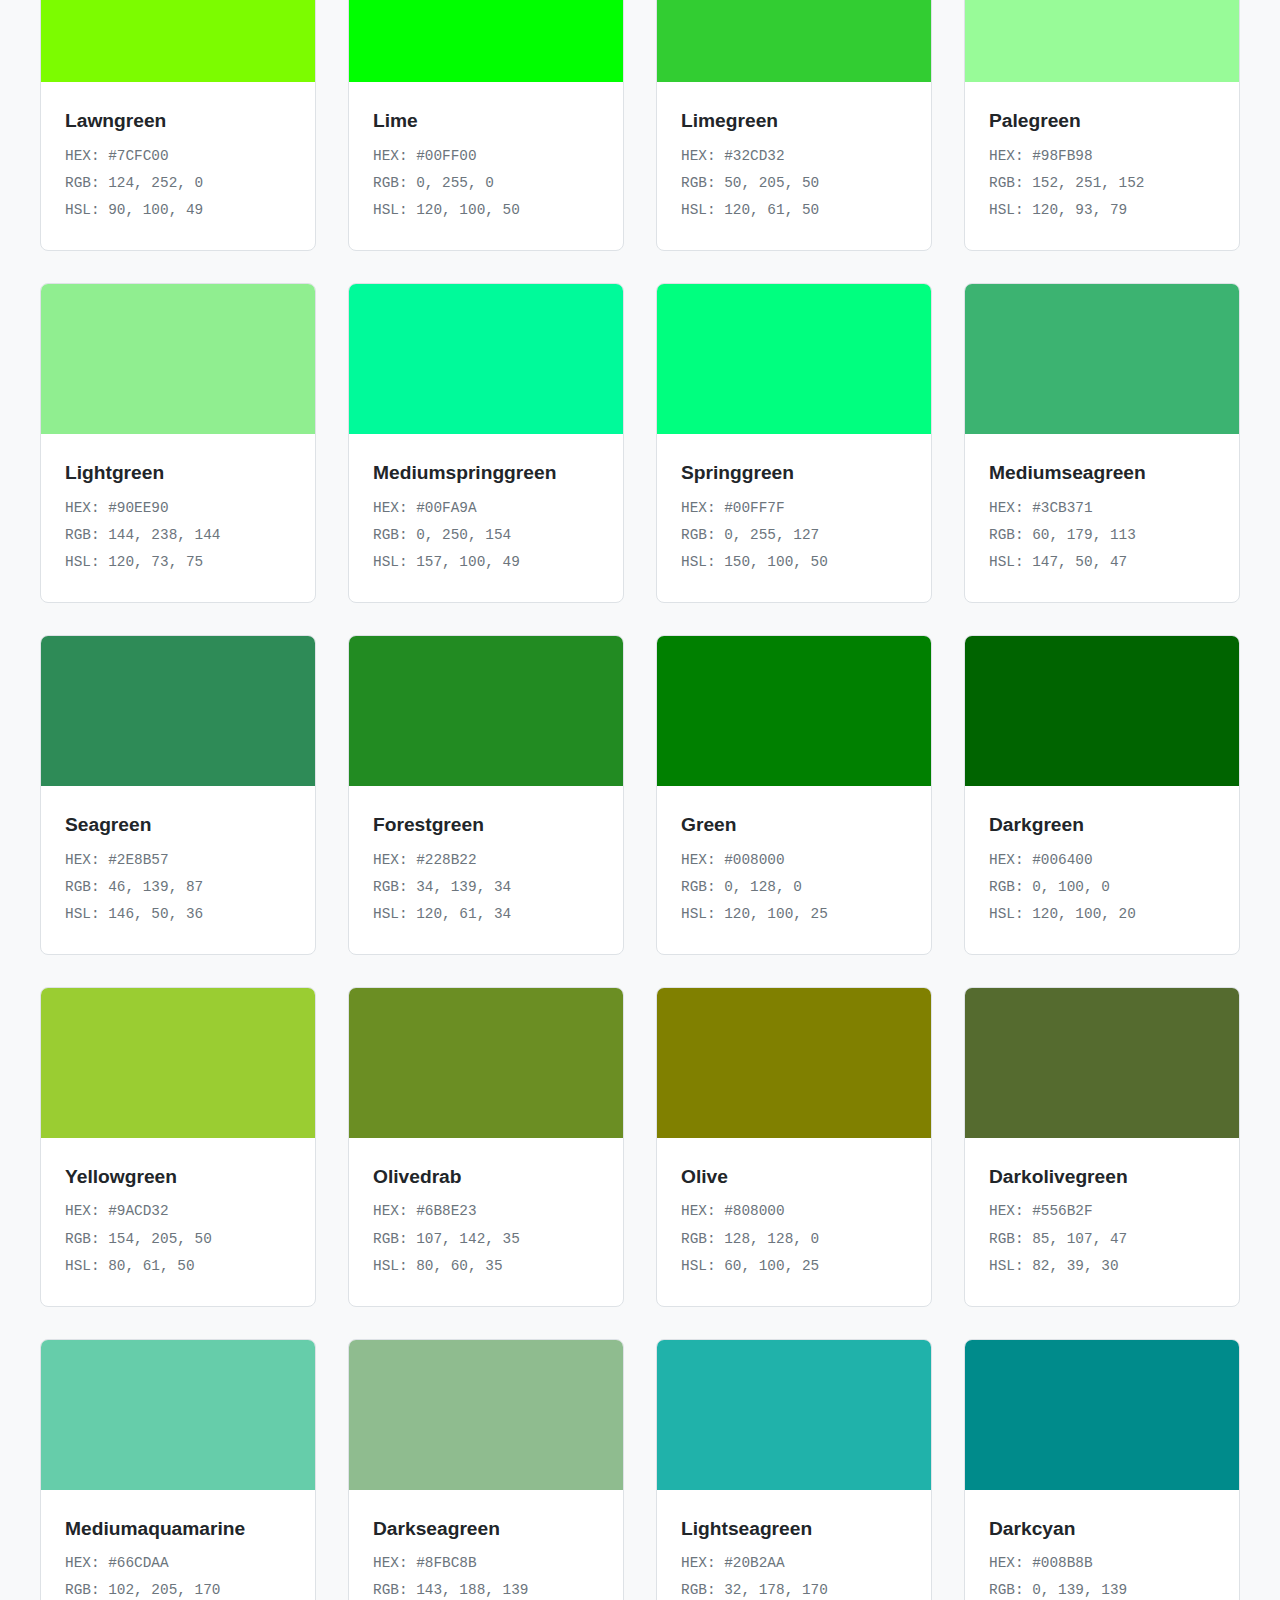
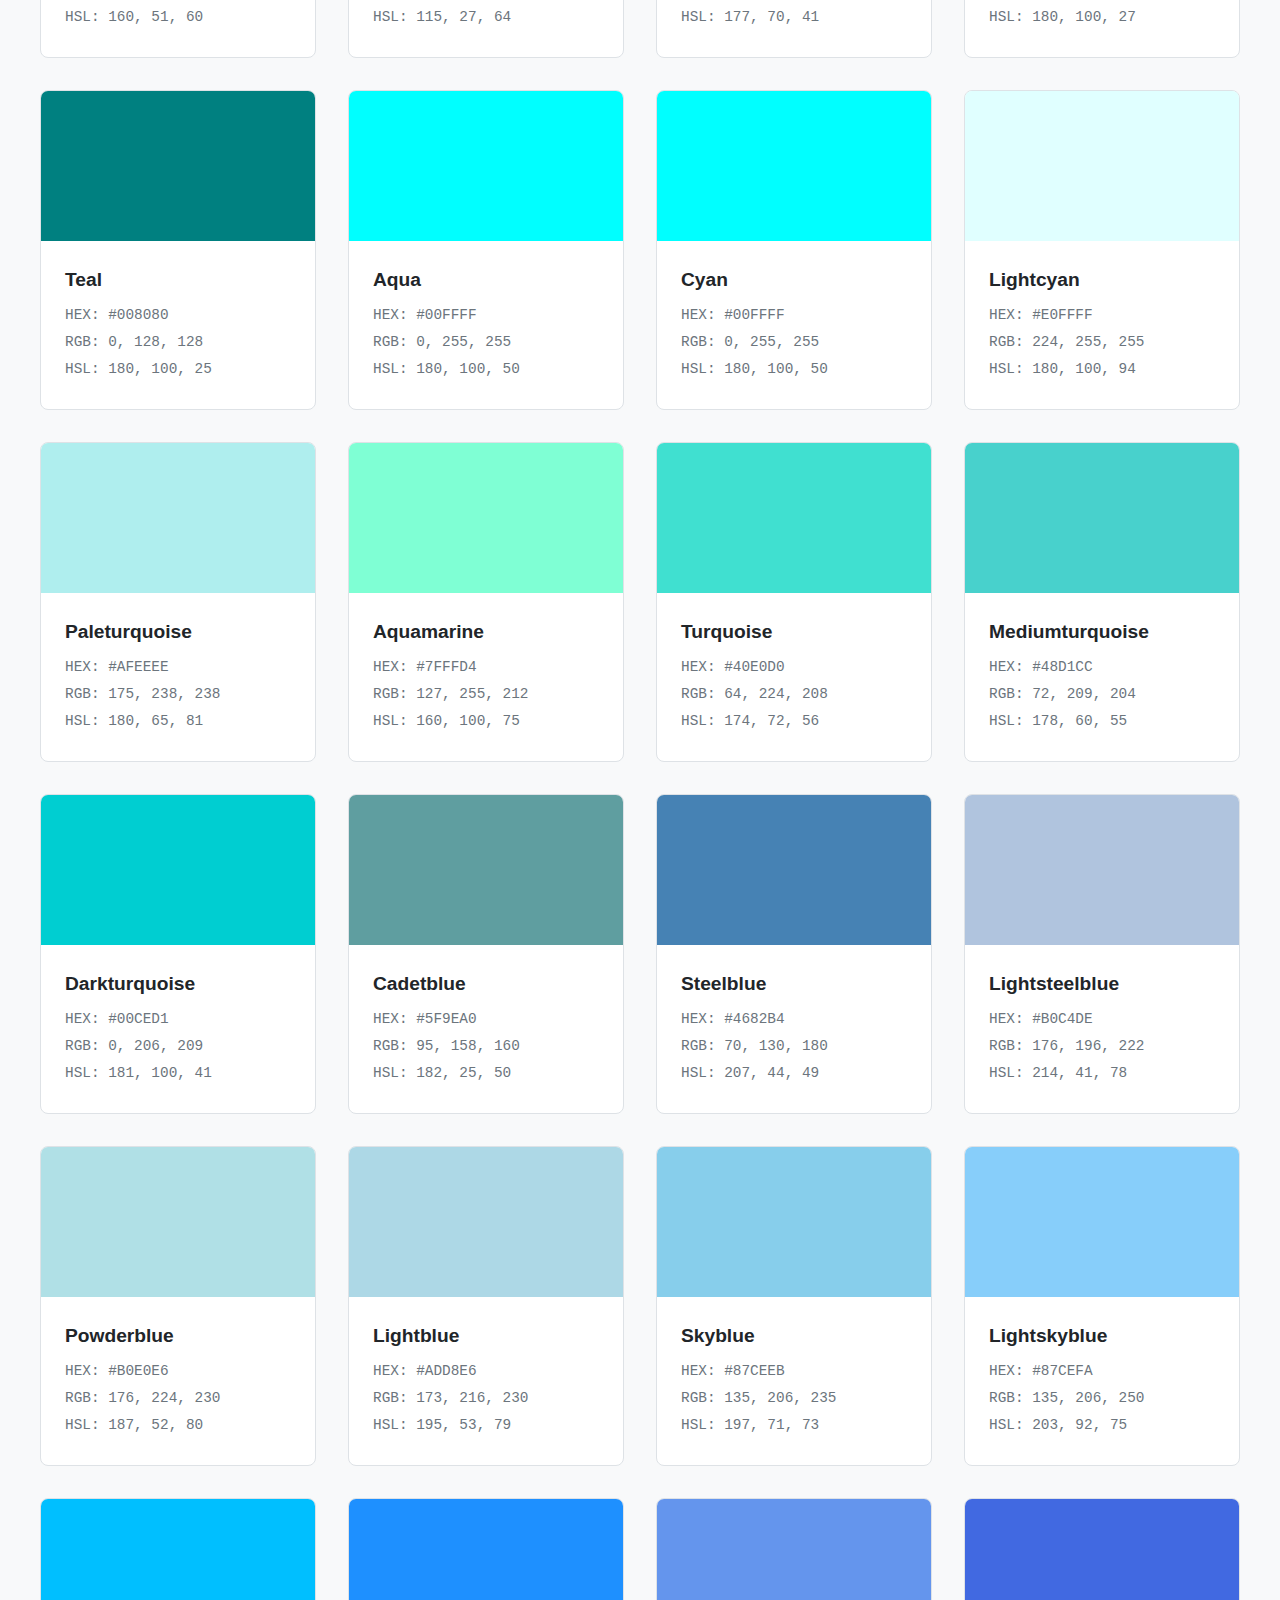
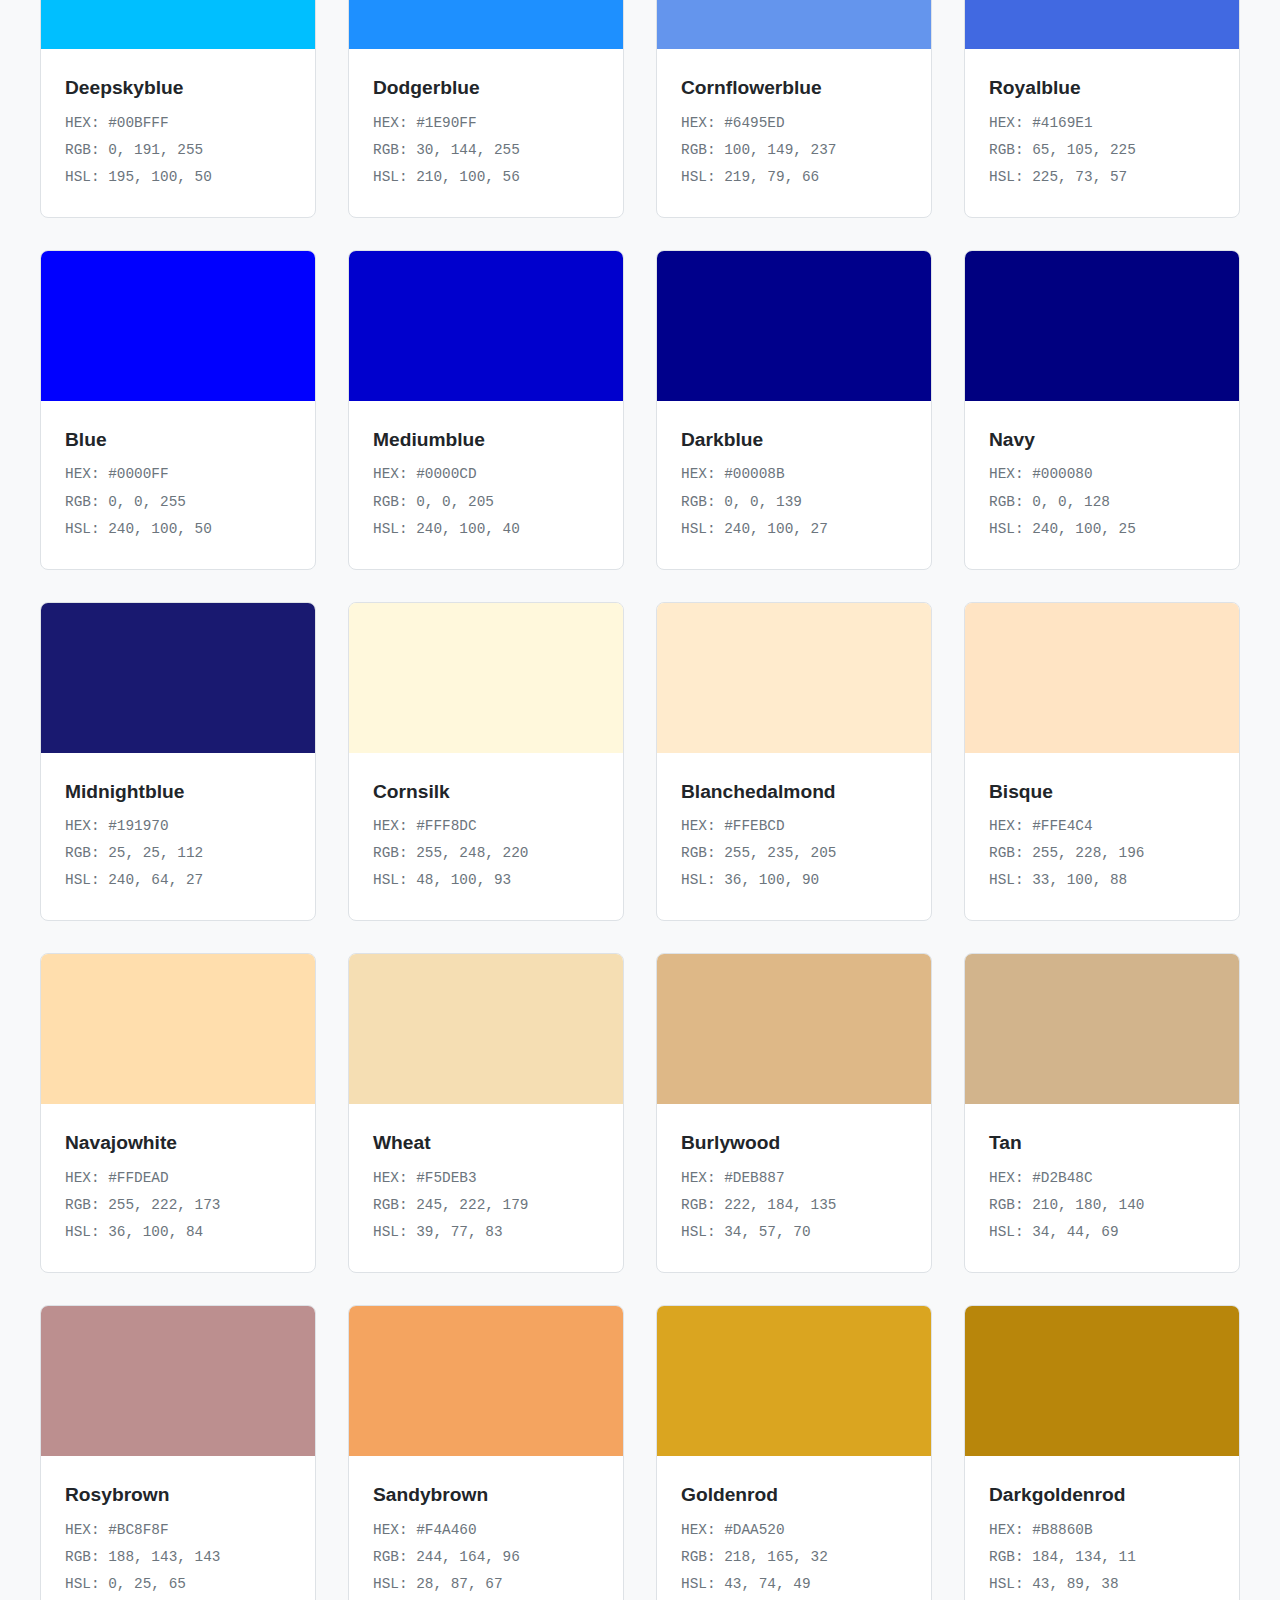
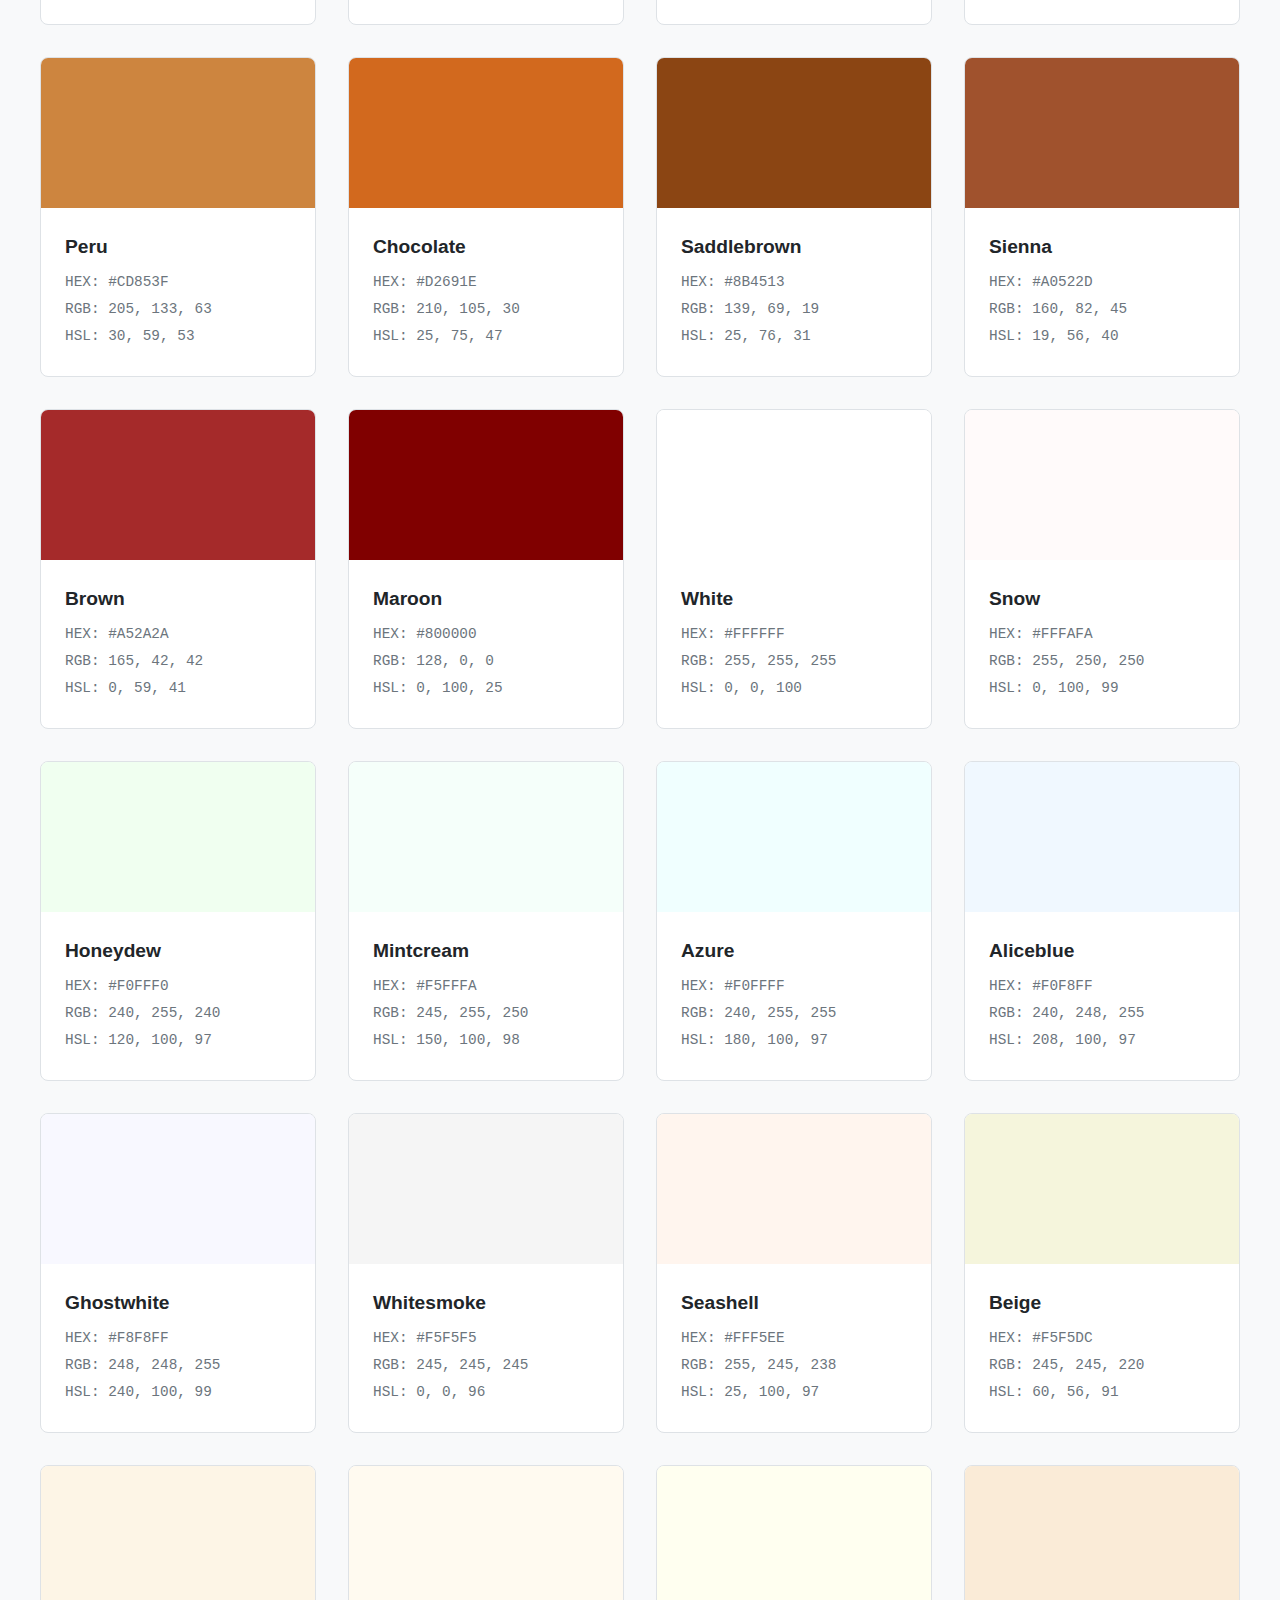
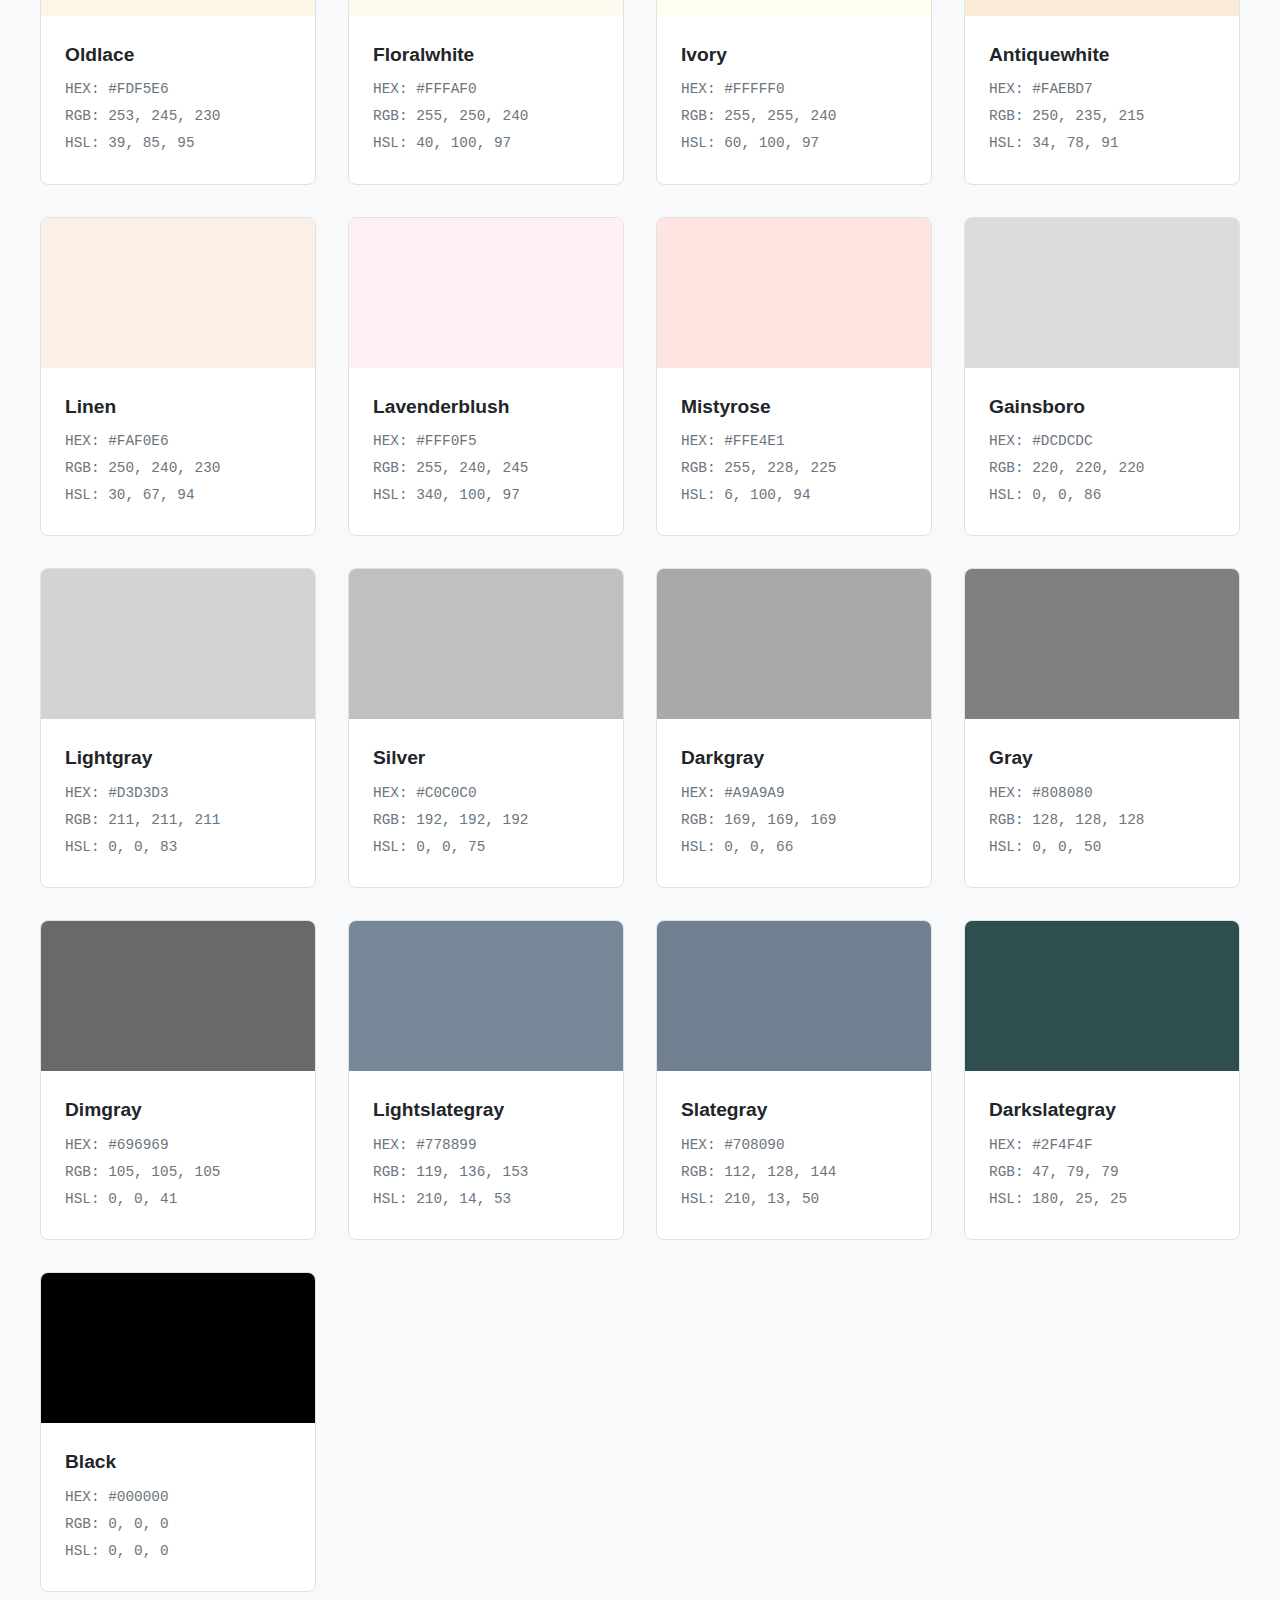
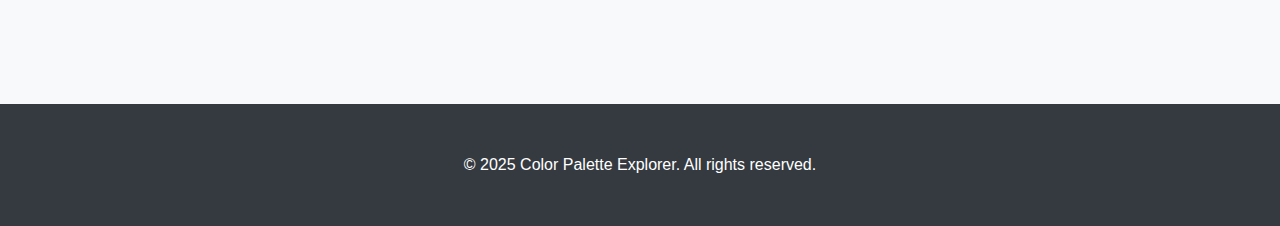
<file: a.html>
<!DOCTYPE html>
<html lang="en">
<head>
  <meta charset="UTF-8">
  <meta name="viewport" content="width=device-width, initial-scale=1.0">
  <title>Color Palette Explorer</title>
  <link rel="stylesheet" href="styles.css">
</head>
<body>

  <header class="header">
    <div class="header-item">
      <h1><a href="a.html" style="text-decoration: none; color: inherit;">Color Palette Explorer</a></h1>
    </div>
    <div class="header-item header-item-center">
      <div class="search-container">
        <input type="text" id="search-bar" placeholder="Search for a color...">
      </div>
    </div>
    <div class="header-item">
      <a href="#">About</a>
    </div>
  </header>

  <main class="container">
    <ul class="color-grid">
      <!-- Color swatches are dynamically generated by the script below -->
    </ul>
  </main>

  <footer class="footer">
    <p>&copy; 2025 Color Palette Explorer. All rights reserved.</p>
  </footer>

  <script>
    const colors = {
      "indianred": { "hex": "CD5C5C", "rgb": "205, 92, 92", "hsl": "0, 53, 58" },
      "lightcoral": { "hex": "F08080", "rgb": "240, 128, 128", "hsl": "0, 79, 72" },
      "salmon": { "hex": "FA8072", "rgb": "250, 128, 114", "hsl": "6, 93, 71" },
      "darksalmon": { "hex": "E9967A", "rgb": "233, 150, 122", "hsl": "15, 72, 70" },
      "lightsalmon": { "hex": "FFA07A", "rgb": "255, 160, 122", "hsl": "17, 100, 74" },
      "crimson": { "hex": "DC143C", "rgb": "220, 20, 60", "hsl": "348, 83, 47" },
      "red": { "hex": "FF0000", "rgb": "255, 0, 0", "hsl": "0, 100, 50" },
      "firebrick": { "hex": "B22222", "rgb": "178, 34, 34", "hsl": "0, 68, 42" },
      "darkred": { "hex": "8B0000", "rgb": "139, 0, 0", "hsl": "0, 100, 27" },
      "pink": { "hex": "FFC0CB", "rgb": "255, 192, 203", "hsl": "350, 100, 88" },
      "lightpink": { "hex": "FFB6C1", "rgb": "255, 182, 193", "hsl": "351, 100, 86" },
      "hotpink": { "hex": "FF69B4", "rgb": "255, 105, 180", "hsl": "330, 100, 71" },
      "deeppink": { "hex": "FF1493", "rgb": "255, 20, 147", "hsl": "328, 100, 54" },
      "mediumvioletred": { "hex": "C71585", "rgb": "199, 21, 133", "hsl": "322, 81, 43" },
      "palevioletred": { "hex": "DB7093", "rgb": "219, 112, 147", "hsl": "340, 60, 65" },
      "coral": { "hex": "FF7F50", "rgb": "255, 127, 80", "hsl": "16, 100, 66" },
      "tomato": { "hex": "FF6347", "rgb": "255, 99, 71", "hsl": "9, 100, 64" },
      "orangered": { "hex": "FF4500", "rgb": "255, 69, 0", "hsl": "16, 100, 50" },
      "darkorange": { "hex": "FF8C00", "rgb": "255, 140, 0", "hsl": "33, 100, 50" },
      "orange": { "hex": "FFA500", "rgb": "255, 165, 0", "hsl": "39, 100, 50" },
      "gold": { "hex": "FFD700", "rgb": "255, 215, 0", "hsl": "51, 100, 50" },
      "yellow": { "hex": "FFFF00", "rgb": "255, 255, 0", "hsl": "60, 100, 50" },
      "lightyellow": { "hex": "FFFFE0", "rgb": "255, 255, 224", "hsl": "60, 100, 94" },
      "lemonchiffon": { "hex": "FFFACD", "rgb": "255, 250, 205", "hsl": "54, 100, 90" },
      "lightgoldenrodyellow": { "hex": "FAFAD2", "rgb": "250, 250, 210", "hsl": "60, 80, 90" },
      "papayawhip": { "hex": "FFEFD5", "rgb": "255, 239, 213", "hsl": "37, 100, 92" },
      "moccasin": { "hex": "FFE4B5", "rgb": "255, 228, 181", "hsl": "38, 100, 85" },
      "peachpuff": { "hex": "FFDAB9", "rgb": "255, 218, 185", "hsl": "28, 100, 86" },
      "palegoldenrod": { "hex": "EEE8AA", "rgb": "238, 232, 170", "hsl": "55, 67, 80" },
      "khaki": { "hex": "F0E68C", "rgb": "240, 230, 140", "hsl": "54, 77, 75" },
      "darkkhaki": { "hex": "BDB76B", "rgb": "189, 183, 107", "hsl": "56, 38, 58" },
      "lavender": { "hex": "E6E6FA", "rgb": "230, 230, 250", "hsl": "240, 67, 94" },
      "thistle": { "hex": "D8BFD8", "rgb": "216, 191, 216", "hsl": "300, 24, 80" },
      "plum": { "hex": "DDA0DD", "rgb": "221, 160, 221", "hsl": "300, 47, 75" },
      "violet": { "hex": "EE82EE", "rgb": "238, 130, 238", "hsl": "300, 76, 72" },
      "orchid": { "hex": "DA70D6", "rgb": "218, 112, 214", "hsl": "302, 59, 65" },
      "fuchsia": { "hex": "FF00FF", "rgb": "255, 0, 255", "hsl": "300, 100, 50" },
      "magenta": { "hex": "FF00FF", "rgb": "255, 0, 255", "hsl": "300, 100, 50" },
      "mediumorchid": { "hex": "BA55D3", "rgb": "186, 85, 211", "hsl": "288, 59, 58" },
      "mediumpurple": { "hex": "9370DB", "rgb": "147, 112, 219", "hsl": "260, 60, 65" },
      "rebeccapurple": { "hex": "663399", "rgb": "102, 51, 153", "hsl": "270, 50, 40" },
      "blueviolet": { "hex": "8A2BE2", "rgb": "138, 43, 226", "hsl": "271, 76, 53" },
      "darkviolet": { "hex": "9400D3", "rgb": "148, 0, 211", "hsl": "282, 100, 41" },
      "darkorchid": { "hex": "9932CC", "rgb": "153, 50, 204", "hsl": "280, 61, 50" },
      "darkmagenta": { "hex": "8B008B", "rgb": "139, 0, 139", "hsl": "300, 100, 27" },
      "purple": { "hex": "800080", "rgb": "128, 0, 128", "hsl": "300, 100, 25" },
      "indigo": { "hex": "4B0082", "rgb": "75, 0, 130", "hsl": "275, 100, 25" },
      "slateblue": { "hex": "6A5ACD", "rgb": "106, 90, 205", "hsl": "248, 53, 58" },
      "darkslateblue": { "hex": "483D8B", "rgb": "72, 61, 139", "hsl": "248, 39, 39" },
      "mediumslateblue": { "hex": "7B68EE", "rgb": "123, 104, 238", "hsl": "249, 80, 67" },
      "greenyellow": { "hex": "ADFF2F", "rgb": "173, 255, 47", "hsl": "84, 100, 59" },
      "chartreuse": { "hex": "7FFF00", "rgb": "127, 255, 0", "hsl": "90, 100, 50" },
      "lawngreen": { "hex": "7CFC00", "rgb": "124, 252, 0", "hsl": "90, 100, 49" },
      "lime": { "hex": "00FF00", "rgb": "0, 255, 0", "hsl": "120, 100, 50" },
      "limegreen": { "hex": "32CD32", "rgb": "50, 205, 50", "hsl": "120, 61, 50" },
      "palegreen": { "hex": "98FB98", "rgb": "152, 251, 152", "hsl": "120, 93, 79" },
      "lightgreen": { "hex": "90EE90", "rgb": "144, 238, 144", "hsl": "120, 73, 75" },
      "mediumspringgreen": { "hex": "00FA9A", "rgb": "0, 250, 154", "hsl": "157, 100, 49" },
      "springgreen": { "hex": "00FF7F", "rgb": "0, 255, 127", "hsl": "150, 100, 50" },
      "mediumseagreen": { "hex": "3CB371", "rgb": "60, 179, 113", "hsl": "147, 50, 47" },
      "seagreen": { "hex": "2E8B57", "rgb": "46, 139, 87", "hsl": "146, 50, 36" },
      "forestgreen": { "hex": "228B22", "rgb": "34, 139, 34", "hsl": "120, 61, 34" },
      "green": { "hex": "008000", "rgb": "0, 128, 0", "hsl": "120, 100, 25" },
      "darkgreen": { "hex": "006400", "rgb": "0, 100, 0", "hsl": "120, 100, 20" },
      "yellowgreen": { "hex": "9ACD32", "rgb": "154, 205, 50", "hsl": "80, 61, 50" },
      "olivedrab": { "hex": "6B8E23", "rgb": "107, 142, 35", "hsl": "80, 60, 35" },
      "olive": { "hex": "808000", "rgb": "128, 128, 0", "hsl": "60, 100, 25" },
      "darkolivegreen": { "hex": "556B2F", "rgb": "85, 107, 47", "hsl": "82, 39, 30" },
      "mediumaquamarine": { "hex": "66CDAA", "rgb": "102, 205, 170", "hsl": "160, 51, 60" },
      "darkseagreen": { "hex": "8FBC8B", "rgb": "143, 188, 139", "hsl": "115, 27, 64" },
      "lightseagreen": { "hex": "20B2AA", "rgb": "32, 178, 170", "hsl": "177, 70, 41" },
      "darkcyan": { "hex": "008B8B", "rgb": "0, 139, 139", "hsl": "180, 100, 27" },
      "teal": { "hex": "008080", "rgb": "0, 128, 128", "hsl": "180, 100, 25" },
      "aqua": { "hex": "00FFFF", "rgb": "0, 255, 255", "hsl": "180, 100, 50" },
      "cyan": { "hex": "00FFFF", "rgb": "0, 255, 255", "hsl": "180, 100, 50" },
      "lightcyan": { "hex": "E0FFFF", "rgb": "224, 255, 255", "hsl": "180, 100, 94" },
      "paleturquoise": { "hex": "AFEEEE", "rgb": "175, 238, 238", "hsl": "180, 65, 81" },
      "aquamarine": { "hex": "7FFFD4", "rgb": "127, 255, 212", "hsl": "160, 100, 75" },
      "turquoise": { "hex": "40E0D0", "rgb": "64, 224, 208", "hsl": "174, 72, 56" },
      "mediumturquoise": { "hex": "48D1CC", "rgb": "72, 209, 204", "hsl": "178, 60, 55" },
      "darkturquoise": { "hex": "00CED1", "rgb": "0, 206, 209", "hsl": "181, 100, 41" },
      "cadetblue": { "hex": "5F9EA0", "rgb": "95, 158, 160", "hsl": "182, 25, 50" },
      "steelblue": { "hex": "4682B4", "rgb": "70, 130, 180", "hsl": "207, 44, 49" },
      "lightsteelblue": { "hex": "B0C4DE", "rgb": "176, 196, 222", "hsl": "214, 41, 78" },
      "powderblue": { "hex": "B0E0E6", "rgb": "176, 224, 230", "hsl": "187, 52, 80" },
      "lightblue": { "hex": "ADD8E6", "rgb": "173, 216, 230", "hsl": "195, 53, 79" },
      "skyblue": { "hex": "87CEEB", "rgb": "135, 206, 235", "hsl": "197, 71, 73" },
      "lightskyblue": { "hex": "87CEFA", "rgb": "135, 206, 250", "hsl": "203, 92, 75" },
      "deepskyblue": { "hex": "00BFFF", "rgb": "0, 191, 255", "hsl": "195, 100, 50" },
      "dodgerblue": { "hex": "1E90FF", "rgb": "30, 144, 255", "hsl": "210, 100, 56" },
      "cornflowerblue": { "hex": "6495ED", "rgb": "100, 149, 237", "hsl": "219, 79, 66" },
      "royalblue": { "hex": "4169E1", "rgb": "65, 105, 225", "hsl": "225, 73, 57" },
      "blue": { "hex": "0000FF", "rgb": "0, 0, 255", "hsl": "240, 100, 50" },
      "mediumblue": { "hex": "0000CD", "rgb": "0, 0, 205", "hsl": "240, 100, 40" },
      "darkblue": { "hex": "00008B", "rgb": "0, 0, 139", "hsl": "240, 100, 27" },
      "navy": { "hex": "000080", "rgb": "0, 0, 128", "hsl": "240, 100, 25" },
      "midnightblue": { "hex": "191970", "rgb": "25, 25, 112", "hsl": "240, 64, 27" },
      "cornsilk": { "hex": "FFF8DC", "rgb": "255, 248, 220", "hsl": "48, 100, 93" },
      "blanchedalmond": { "hex": "FFEBCD", "rgb": "255, 235, 205", "hsl": "36, 100, 90" },
      "bisque": { "hex": "FFE4C4", "rgb": "255, 228, 196", "hsl": "33, 100, 88" },
      "navajowhite": { "hex": "FFDEAD", "rgb": "255, 222, 173", "hsl": "36, 100, 84" },
      "wheat": { "hex": "F5DEB3", "rgb": "245, 222, 179", "hsl": "39, 77, 83" },
      "burlywood": { "hex": "DEB887", "rgb": "222, 184, 135", "hsl": "34, 57, 70" },
      "tan": { "hex": "D2B48C", "rgb": "210, 180, 140", "hsl": "34, 44, 69" },
      "rosybrown": { "hex": "BC8F8F", "rgb": "188, 143, 143", "hsl": "0, 25, 65" },
      "sandybrown": { "hex": "F4A460", "rgb": "244, 164, 96", "hsl": "28, 87, 67" },
      "goldenrod": { "hex": "DAA520", "rgb": "218, 165, 32", "hsl": "43, 74, 49" },
      "darkgoldenrod": { "hex": "B8860B", "rgb": "184, 134, 11", "hsl": "43, 89, 38" },
      "peru": { "hex": "CD853F", "rgb": "205, 133, 63", "hsl": "30, 59, 53" },
      "chocolate": { "hex": "D2691E", "rgb": "210, 105, 30", "hsl": "25, 75, 47" },
      "saddlebrown": { "hex": "8B4513", "rgb": "139, 69, 19", "hsl": "25, 76, 31" },
      "sienna": { "hex": "A0522D", "rgb": "160, 82, 45", "hsl": "19, 56, 40" },
      "brown": { "hex": "A52A2A", "rgb": "165, 42, 42", "hsl": "0, 59, 41" },
      "maroon": { "hex": "800000", "rgb": "128, 0, 0", "hsl": "0, 100, 25" },
      "white": { "hex": "FFFFFF", "rgb": "255, 255, 255", "hsl": "0, 0, 100" },
      "snow": { "hex": "FFFAFA", "rgb": "255, 250, 250", "hsl": "0, 100, 99" },
      "honeydew": { "hex": "F0FFF0", "rgb": "240, 255, 240", "hsl": "120, 100, 97" },
      "mintcream": { "hex": "F5FFFA", "rgb": "245, 255, 250", "hsl": "150, 100, 98" },
      "azure": { "hex": "F0FFFF", "rgb": "240, 255, 255", "hsl": "180, 100, 97" },
      "aliceblue": { "hex": "F0F8FF", "rgb": "240, 248, 255", "hsl": "208, 100, 97" },
      "ghostwhite": { "hex": "F8F8FF", "rgb": "248, 248, 255", "hsl": "240, 100, 99" },
      "whitesmoke": { "hex": "F5F5F5", "rgb": "245, 245, 245", "hsl": "0, 0, 96" },
      "seashell": { "hex": "FFF5EE", "rgb": "255, 245, 238", "hsl": "25, 100, 97" },
      "beige": { "hex": "F5F5DC", "rgb": "245, 245, 220", "hsl": "60, 56, 91" },
      "oldlace": { "hex": "FDF5E6", "rgb": "253, 245, 230", "hsl": "39, 85, 95" },
      "floralwhite": { "hex": "FFFAF0", "rgb": "255, 250, 240", "hsl": "40, 100, 97" },
      "ivory": { "hex": "FFFFF0", "rgb": "255, 255, 240", "hsl": "60, 100, 97" },
      "antiquewhite": { "hex": "FAEBD7", "rgb": "250, 235, 215", "hsl": "34, 78, 91" },
      "linen": { "hex": "FAF0E6", "rgb": "250, 240, 230", "hsl": "30, 67, 94" },
      "lavenderblush": { "hex": "FFF0F5", "rgb": "255, 240, 245", "hsl": "340, 100, 97" },
      "mistyrose": { "hex": "FFE4E1", "rgb": "255, 228, 225", "hsl": "6, 100, 94" },
      "gainsboro": { "hex": "DCDCDC", "rgb": "220, 220, 220", "hsl": "0, 0, 86" },
      "lightgray": { "hex": "D3D3D3", "rgb": "211, 211, 211", "hsl": "0, 0, 83" },
      "silver": { "hex": "C0C0C0", "rgb": "192, 192, 192", "hsl": "0, 0, 75" },
      "darkgray": { "hex": "A9A9A9", "rgb": "169, 169, 169", "hsl": "0, 0, 66" },
      "gray": { "hex": "808080", "rgb": "128, 128, 128", "hsl": "0, 0, 50" },
      "dimgray": { "hex": "696969", "rgb": "105, 105, 105", "hsl": "0, 0, 41" },
      "lightslategray": { "hex": "778899", "rgb": "119, 136, 153", "hsl": "210, 14, 53" },
      "slategray": { "hex": "708090", "rgb": "112, 128, 144", "hsl": "210, 13, 50" },
      "darkslategray": { "hex": "2F4F4F", "rgb": "47, 79, 79", "hsl": "180, 25, 25" },
      "black": { "hex": "000000", "rgb": "0, 0, 0", "hsl": "0, 0, 0" }
    };

    document.addEventListener('DOMContentLoaded', function() {
      const grid = document.querySelector('.color-grid');
      const searchBar = document.getElementById('search-bar');

      function renderGrid(filter = '') {
        let cards = '';
        for (const name in colors) {
          if (colors.hasOwnProperty(name) && name.toLowerCase().includes(filter.toLowerCase())) {
              const color = colors[name];
              cards += `
                <li class="color-swatch-card">
                  <a href="details.html?color=${name}">
                    <div class="swatch-preview" style="background-color: ${name};"></div>
                    <div class="swatch-info">
                      <h2>${name}</h2>
                      <p>HEX: #${color.hex}</p>
                      <p>RGB: ${color.rgb}</p>
                      <p>HSL: ${color.hsl}</p>
                    </div>
                  </a>
                </li>
              `;
          }
        }
        grid.innerHTML = cards;
      }

      // Initial render
      renderGrid();

      // Search functionality
      searchBar.addEventListener('input', (e) => {
        renderGrid(e.target.value);
      });
    });
  </script>

</body>
</html>
</file>
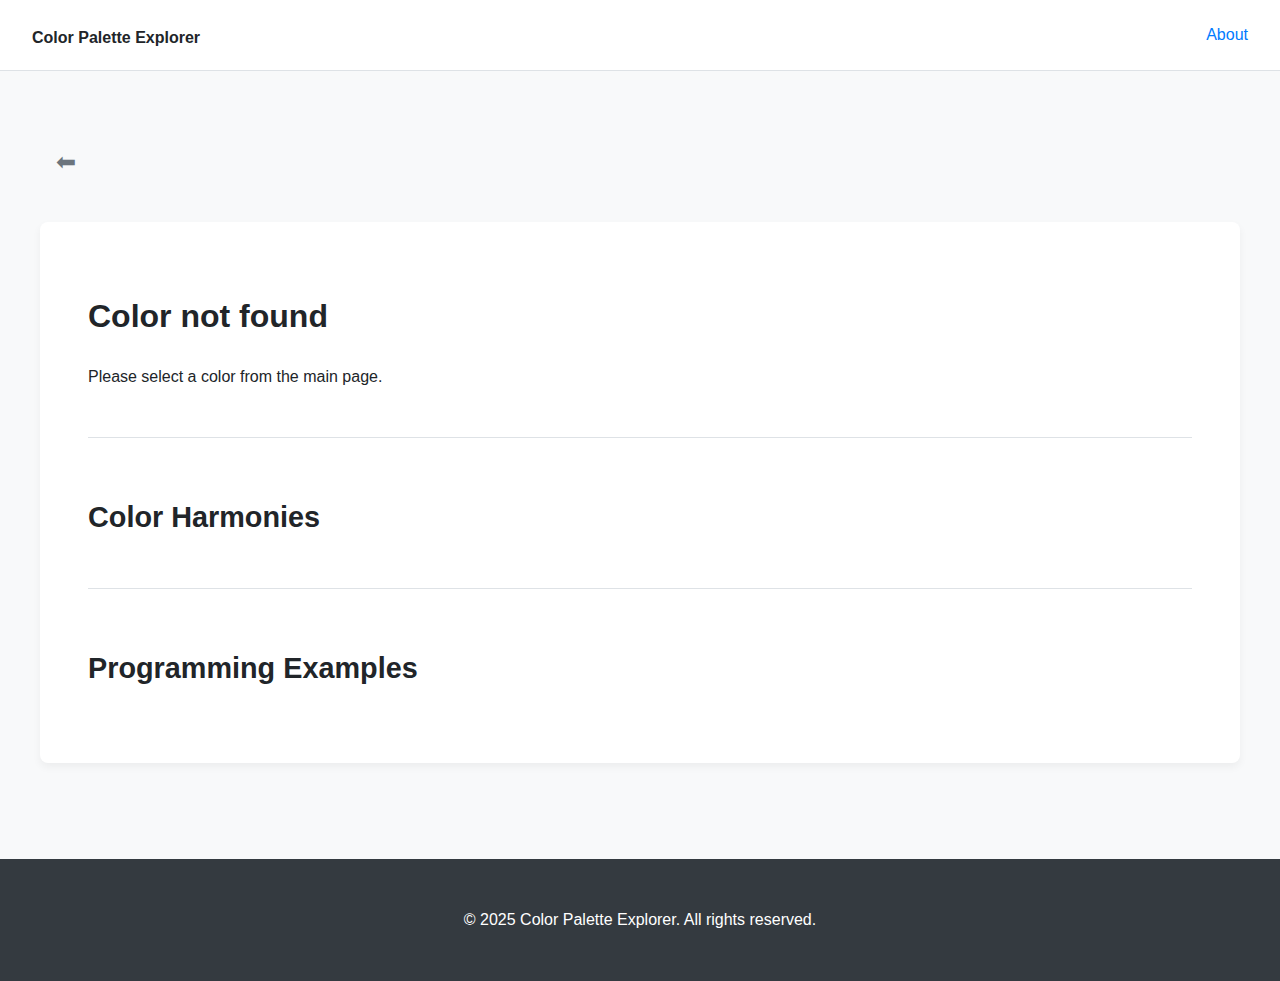
<file: details.html>
<!DOCTYPE html>
<html lang="en">
<head>
  <meta charset="UTF-8">
  <meta name="viewport" content="width=device-width, initial-scale=1.0">
  <title>Color Details</title>
  <link rel="stylesheet" href="styles.css">
</head>
<body>

  <header class="header">
    <h1><a href="a.html" style="text-decoration: none; color: inherit;">Color Palette Explorer</a></h1>
    <a href="#">About</a>
  </header>

  <main class="container">
    <a href="javascript:history.back()" class="back-link">&#x2B05;</a>
    <div class="details-container">
      <div id="color-details">
        <!-- Color details will be populated here by JavaScript -->
      </div>

      <div id="harmonies" class="details-section">
          <h2>Color Harmonies</h2>
          <!-- Harmonies will be populated here -->
      </div>

      <div class="details-section examples">
        <h2>Programming Examples</h2>
        <div id="code-examples">
          <!-- Code examples will be populated here -->
        </div>
      </div>
    </div>
  </main>

  <footer class="footer">
    <p>&copy; 2025 Color Palette Explorer. All rights reserved.</p>
  </footer>

  <script>
    const colorData = {
      "indianred": { "hex": "CD5C5C", "rgb": "205, 92, 92", "hsl": "0, 53, 58" },
      "lightcoral": { "hex": "F08080", "rgb": "240, 128, 128", "hsl": "0, 79, 72" },
      "salmon": { "hex": "FA8072", "rgb": "250, 128, 114", "hsl": "6, 93, 71" },
      "darksalmon": { "hex": "E9967A", "rgb": "233, 150, 122", "hsl": "15, 72, 70" },
      "lightsalmon": { "hex": "FFA07A", "rgb": "255, 160, 122", "hsl": "17, 100, 74" },
      "crimson": { "hex": "DC143C", "rgb": "220, 20, 60", "hsl": "348, 83, 47" },
      "red": { "hex": "FF0000", "rgb": "255, 0, 0", "hsl": "0, 100, 50" },
      "firebrick": { "hex": "B22222", "rgb": "178, 34, 34", "hsl": "0, 68, 42" },
      "darkred": { "hex": "8B0000", "rgb": "139, 0, 0", "hsl": "0, 100, 27" },
      "pink": { "hex": "FFC0CB", "rgb": "255, 192, 203", "hsl": "350, 100, 88" },
      "lightpink": { "hex": "FFB6C1", "rgb": "255, 182, 193", "hsl": "351, 100, 86" },
      "hotpink": { "hex": "FF69B4", "rgb": "255, 105, 180", "hsl": "330, 100, 71" },
      "deeppink": { "hex": "FF1493", "rgb": "255, 20, 147", "hsl": "328, 100, 54" },
      "mediumvioletred": { "hex": "C71585", "rgb": "199, 21, 133", "hsl": "322, 81, 43" },
      "palevioletred": { "hex": "DB7093", "rgb": "219, 112, 147", "hsl": "340, 60, 65" },
      "coral": { "hex": "FF7F50", "rgb": "255, 127, 80", "hsl": "16, 100, 66" },
      "tomato": { "hex": "FF6347", "rgb": "255, 99, 71", "hsl": "9, 100, 64" },
      "orangered": { "hex": "FF4500", "rgb": "255, 69, 0", "hsl": "16, 100, 50" },
      "darkorange": { "hex": "FF8C00", "rgb": "255, 140, 0", "hsl": "33, 100, 50" },
      "orange": { "hex": "FFA500", "rgb": "255, 165, 0", "hsl": "39, 100, 50" },
      "gold": { "hex": "FFD700", "rgb": "255, 215, 0", "hsl": "51, 100, 50" },
      "yellow": { "hex": "FFFF00", "rgb": "255, 255, 0", "hsl": "60, 100, 50" },
      "lightyellow": { "hex": "FFFFE0", "rgb": "255, 255, 224", "hsl": "60, 100, 94" },
      "lemonchiffon": { "hex": "FFFACD", "rgb": "255, 250, 205", "hsl": "54, 100, 90" },
      "lightgoldenrodyellow": { "hex": "FAFAD2", "rgb": "250, 250, 210", "hsl": "60, 80, 90" },
      "papayawhip": { "hex": "FFEFD5", "rgb": "255, 239, 213", "hsl": "37, 100, 92" },
      "moccasin": { "hex": "FFE4B5", "rgb": "255, 228, 181", "hsl": "38, 100, 85" },
      "peachpuff": { "hex": "FFDAB9", "rgb": "255, 218, 185", "hsl": "28, 100, 86" },
      "palegoldenrod": { "hex": "EEE8AA", "rgb": "238, 232, 170", "hsl": "55, 67, 80" },
      "khaki": { "hex": "F0E68C", "rgb": "240, 230, 140", "hsl": "54, 77, 75" },
      "darkkhaki": { "hex": "BDB76B", "rgb": "189, 183, 107", "hsl": "56, 38, 58" },
      "lavender": { "hex": "E6E6FA", "rgb": "230, 230, 250", "hsl": "240, 67, 94" },
      "thistle": { "hex": "D8BFD8", "rgb": "216, 191, 216", "hsl": "300, 24, 80" },
      "plum": { "hex": "DDA0DD", "rgb": "221, 160, 221", "hsl": "300, 47, 75" },
      "violet": { "hex": "EE82EE", "rgb": "238, 130, 238", "hsl": "300, 76, 72" },
      "orchid": { "hex": "DA70D6", "rgb": "218, 112, 214", "hsl": "302, 59, 65" },
      "fuchsia": { "hex": "FF00FF", "rgb": "255, 0, 255", "hsl": "300, 100, 50" },
      "magenta": { "hex": "FF00FF", "rgb": "255, 0, 255", "hsl": "300, 100, 50" },
      "mediumorchid": { "hex": "BA55D3", "rgb": "186, 85, 211", "hsl": "288, 59, 58" },
      "mediumpurple": { "hex": "9370DB", "rgb": "147, 112, 219", "hsl": "260, 60, 65" },
      "rebeccapurple": { "hex": "663399", "rgb": "102, 51, 153", "hsl": "270, 50, 40" },
      "blueviolet": { "hex": "8A2BE2", "rgb": "138, 43, 226", "hsl": "271, 76, 53" },
      "darkviolet": { "hex": "9400D3", "rgb": "148, 0, 211", "hsl": "282, 100, 41" },
      "darkorchid": { "hex": "9932CC", "rgb": "153, 50, 204", "hsl": "280, 61, 50" },
      "darkmagenta": { "hex": "8B008B", "rgb": "139, 0, 139", "hsl": "300, 100, 27" },
      "purple": { "hex": "800080", "rgb": "128, 0, 128", "hsl": "300, 100, 25" },
      "indigo": { "hex": "4B0082", "rgb": "75, 0, 130", "hsl": "275, 100, 25" },
      "slateblue": { "hex": "6A5ACD", "rgb": "106, 90, 205", "hsl": "248, 53, 58" },
      "darkslateblue": { "hex": "483D8B", "rgb": "72, 61, 139", "hsl": "248, 39, 39" },
      "mediumslateblue": { "hex": "7B68EE", "rgb": "123, 104, 238", "hsl": "249, 80, 67" },
      "greenyellow": { "hex": "ADFF2F", "rgb": "173, 255, 47", "hsl": "84, 100, 59" },
      "chartreuse": { "hex": "7FFF00", "rgb": "127, 255, 0", "hsl": "90, 100, 50" },
      "lawngreen": { "hex": "7CFC00", "rgb": "124, 252, 0", "hsl": "90, 100, 49" },
      "lime": { "hex": "00FF00", "rgb": "0, 255, 0", "hsl": "120, 100, 50" },
      "limegreen": { "hex": "32CD32", "rgb": "50, 205, 50", "hsl": "120, 61, 50" },
      "palegreen": { "hex": "98FB98", "rgb": "152, 251, 152", "hsl": "120, 93, 79" },
      "lightgreen": { "hex": "90EE90", "rgb": "144, 238, 144", "hsl": "120, 73, 75" },
      "mediumspringgreen": { "hex": "00FA9A", "rgb": "0, 250, 154", "hsl": "157, 100, 49" },
      "springgreen": { "hex": "00FF7F", "rgb": "0, 255, 127", "hsl": "150, 100, 50" },
      "mediumseagreen": { "hex": "3CB371", "rgb": "60, 179, 113", "hsl": "147, 50, 47" },
      "seagreen": { "hex": "2E8B57", "rgb": "46, 139, 87", "hsl": "146, 50, 36" },
      "forestgreen": { "hex": "228B22", "rgb": "34, 139, 34", "hsl": "120, 61, 34" },
      "green": { "hex": "008000", "rgb": "0, 128, 0", "hsl": "120, 100, 25" },
      "darkgreen": { "hex": "006400", "rgb": "0, 100, 0", "hsl": "120, 100, 20" },
      "yellowgreen": { "hex": "9ACD32", "rgb": "154, 205, 50", "hsl": "80, 61, 50" },
      "olivedrab": { "hex": "6B8E23", "rgb": "107, 142, 35", "hsl": "80, 60, 35" },
      "olive": { "hex": "808000", "rgb": "128, 128, 0", "hsl": "60, 100, 25" },
      "darkolivegreen": { "hex": "556B2F", "rgb": "85, 107, 47", "hsl": "82, 39, 30" },
      "mediumaquamarine": { "hex": "66CDAA", "rgb": "102, 205, 170", "hsl": "160, 51, 60" },
      "darkseagreen": { "hex": "8FBC8B", "rgb": "143, 188, 139", "hsl": "115, 27, 64" },
      "lightseagreen": { "hex": "20B2AA", "rgb": "32, 178, 170", "hsl": "177, 70, 41" },
      "darkcyan": { "hex": "008B8B", "rgb": "0, 139, 139", "hsl": "180, 100, 27" },
      "teal": { "hex": "008080", "rgb": "0, 128, 128", "hsl": "180, 100, 25" },
      "aqua": { "hex": "00FFFF", "rgb": "0, 255, 255", "hsl": "180, 100, 50" },
      "cyan": { "hex": "00FFFF", "rgb": "0, 255, 255", "hsl": "180, 100, 50" },
      "lightcyan": { "hex": "E0FFFF", "rgb": "224, 255, 255", "hsl": "180, 100, 94" },
      "paleturquoise": { "hex": "AFEEEE", "rgb": "175, 238, 238", "hsl": "180, 65, 81" },
      "aquamarine": { "hex": "7FFFD4", "rgb": "127, 255, 212", "hsl": "160, 100, 75" },
      "turquoise": { "hex": "40E0D0", "rgb": "64, 224, 208", "hsl": "174, 72, 56" },
      "mediumturquoise": { "hex": "48D1CC", "rgb": "72, 209, 204", "hsl": "178, 60, 55" },
      "darkturquoise": { "hex": "00CED1", "rgb": "0, 206, 209", "hsl": "181, 100, 41" },
      "cadetblue": { "hex": "5F9EA0", "rgb": "95, 158, 160", "hsl": "182, 25, 50" },
      "steelblue": { "hex": "4682B4", "rgb": "70, 130, 180", "hsl": "207, 44, 49" },
      "lightsteelblue": { "hex": "B0C4DE", "rgb": "176, 196, 222", "hsl": "214, 41, 78" },
      "powderblue": { "hex": "B0E0E6", "rgb": "176, 224, 230", "hsl": "187, 52, 80" },
      "lightblue": { "hex": "ADD8E6", "rgb": "173, 216, 230", "hsl": "195, 53, 79" },
      "skyblue": { "hex": "87CEEB", "rgb": "135, 206, 235", "hsl": "197, 71, 73" },
      "lightskyblue": { "hex": "87CEFA", "rgb": "135, 206, 250", "hsl": "203, 92, 75" },
      "deepskyblue": { "hex": "00BFFF", "rgb": "0, 191, 255", "hsl": "195, 100, 50" },
      "dodgerblue": { "hex": "1E90FF", "rgb": "30, 144, 255", "hsl": "210, 100, 56" },
      "cornflowerblue": { "hex": "6495ED", "rgb": "100, 149, 237", "hsl": "219, 79, 66" },
      "royalblue": { "hex": "4169E1", "rgb": "65, 105, 225", "hsl": "225, 73, 57" },
      "blue": { "hex": "0000FF", "rgb": "0, 0, 255", "hsl": "240, 100, 50" },
      "mediumblue": { "hex": "0000CD", "rgb": "0, 0, 205", "hsl": "240, 100, 40" },
      "darkblue": { "hex": "00008B", "rgb": "0, 0, 139", "hsl": "240, 100, 27" },
      "navy": { "hex": "000080", "rgb": "0, 0, 128", "hsl": "240, 100, 25" },
      "midnightblue": { "hex": "191970", "rgb": "25, 25, 112", "hsl": "240, 64, 27" },
      "cornsilk": { "hex": "FFF8DC", "rgb": "255, 248, 220", "hsl": "48, 100, 93" },
      "blanchedalmond": { "hex": "FFEBCD", "rgb": "255, 235, 205", "hsl": "36, 100, 90" },
      "bisque": { "hex": "FFE4C4", "rgb": "255, 228, 196", "hsl": "33, 100, 88" },
      "navajowhite": { "hex": "FFDEAD", "rgb": "255, 222, 173", "hsl": "36, 100, 84" },
      "wheat": { "hex": "F5DEB3", "rgb": "245, 222, 179", "hsl": "39, 77, 83" },
      "burlywood": { "hex": "DEB887", "rgb": "222, 184, 135", "hsl": "34, 57, 70" },
      "tan": { "hex": "D2B48C", "rgb": "210, 180, 140", "hsl": "34, 44, 69" },
      "rosybrown": { "hex": "BC8F8F", "rgb": "188, 143, 143", "hsl": "0, 25, 65" },
      "sandybrown": { "hex": "F4A460", "rgb": "244, 164, 96", "hsl": "28, 87, 67" },
      "goldenrod": { "hex": "DAA520", "rgb": "218, 165, 32", "hsl": "43, 74, 49" },
      "darkgoldenrod": { "hex": "B8860B", "rgb": "184, 134, 11", "hsl": "43, 89, 38" },
      "peru": { "hex": "CD853F", "rgb": "205, 133, 63", "hsl": "30, 59, 53" },
      "chocolate": { "hex": "D2691E", "rgb": "210, 105, 30", "hsl": "25, 75, 47" },
      "saddlebrown": { "hex": "8B4513", "rgb": "139, 69, 19", "hsl": "25, 76, 31" },
      "sienna": { "hex": "A0522D", "rgb": "160, 82, 45", "hsl": "19, 56, 40" },
      "brown": { "hex": "A52A2A", "rgb": "165, 42, 42", "hsl": "0, 59, 41" },
      "maroon": { "hex": "800000", "rgb": "128, 0, 0", "hsl": "0, 100, 25" },
      "white": { "hex": "FFFFFF", "rgb": "255, 255, 255", "hsl": "0, 0, 100" },
      "snow": { "hex": "FFFAFA", "rgb": "255, 250, 250", "hsl": "0, 100, 99" },
      "honeydew": { "hex": "F0FFF0", "rgb": "240, 255, 240", "hsl": "120, 100, 97" },
      "mintcream": { "hex": "F5FFFA", "rgb": "245, 255, 250", "hsl": "150, 100, 98" },
      "azure": { "hex": "F0FFFF", "rgb": "240, 255, 255", "hsl": "180, 100, 97" },
      "aliceblue": { "hex": "F0F8FF", "rgb": "240, 248, 255", "hsl": "208, 100, 97" },
      "ghostwhite": { "hex": "F8F8FF", "rgb": "248, 248, 255", "hsl": "240, 100, 99" },
      "whitesmoke": { "hex": "F5F5F5", "rgb": "245, 245, 245", "hsl": "0, 0, 96" },
      "seashell": { "hex": "FFF5EE", "rgb": "255, 245, 238", "hsl": "25, 100, 97" },
      "beige": { "hex": "F5F5DC", "rgb": "245, 245, 220", "hsl": "60, 56, 91" },
      "oldlace": { "hex": "FDF5E6", "rgb": "253, 245, 230", "hsl": "39, 85, 95" },
      "floralwhite": { "hex": "FFFAF0", "rgb": "255, 250, 240", "hsl": "40, 100, 97" },
      "ivory": { "hex": "FFFFF0", "rgb": "255, 255, 240", "hsl": "60, 100, 97" },
      "antiquewhite": { "hex": "FAEBD7", "rgb": "250, 235, 215", "hsl": "34, 78, 91" },
      "linen": { "hex": "FAF0E6", "rgb": "250, 240, 230", "hsl": "30, 67, 94" },
      "lavenderblush": { "hex": "FFF0F5", "rgb": "255, 240, 245", "hsl": "340, 100, 97" },
      "mistyrose": { "hex": "FFE4E1", "rgb": "255, 228, 225", "hsl": "6, 100, 94" },
      "gainsboro": { "hex": "DCDCDC", "rgb": "220, 220, 220", "hsl": "0, 0, 86" },
      "lightgray": { "hex": "D3D3D3", "rgb": "211, 211, 211", "hsl": "0, 0, 83" },
      "silver": { "hex": "C0C0C0", "rgb": "192, 192, 192", "hsl": "0, 0, 75" },
      "darkgray": { "hex": "A9A9A9", "rgb": "169, 169, 169", "hsl": "0, 0, 66" },
      "gray": { "hex": "808080", "rgb": "128, 128, 128", "hsl": "0, 0, 50" },
      "dimgray": { "hex": "696969", "rgb": "105, 105, 105", "hsl": "0, 0, 41" },
      "lightslategray": { "hex": "778899", "rgb": "119, 136, 153", "hsl": "210, 14, 53" },
      "slategray": { "hex": "708090", "rgb": "112, 128, 144", "hsl": "210, 13, 50" },
      "darkslategray": { "hex": "2F4F4F", "rgb": "47, 79, 79", "hsl": "180, 25, 25" },
      "black": { "hex": "000000", "rgb": "0, 0, 0", "hsl": "0, 0, 0" }
    };

    document.addEventListener('DOMContentLoaded', function() {
      const urlParams = new URLSearchParams(window.location.search);
      const colorName = urlParams.get('color');
      const color = colorData[colorName];
      const detailsContainer = document.getElementById('color-details');
      const examplesContainer = document.getElementById('code-examples');
      const harmoniesContainer = document.getElementById('harmonies');

      function findClosestColorName(hsl) {
        let minDistance = Infinity;
        let closestName = null;

        for (const name in colorData) {
            if (colorData.hasOwnProperty(name)) {
                const [h, s, l] = colorData[name].hsl.split(',').map(Number);
                const hDist = Math.min(Math.abs(hsl.h - h), 360 - Math.abs(hsl.h - h));
                const sDist = Math.abs(hsl.s - s);
                const lDist = Math.abs(hsl.l - l);
                const distance = Math.sqrt(hDist * hDist + sDist * sDist + lDist * lDist);

                if (distance < minDistance) {
                    minDistance = distance;
                    closestName = name;
                }
            }
        }
        return closestName;
      }


      if (color) {
        document.title = `Color Details: ${colorName}`;
        
        detailsContainer.innerHTML = `
          <div class="details-header">
            <div class="details-swatch" style="background-color: ${colorName};"></div>
            <div class="details-info">
              <h1>${colorName}</h1>
              <p>HEX: #${color.hex}</p>
              <p>RGB: ${color.rgb}</p>
              <p>HSL: ${color.hsl}</p>
            </div>
          </div>
        `;

        examplesContainer.innerHTML = `
          <div>
            <h3>HTML</h3>
            <pre><code>&lt;div style="background-color: ${colorName};"&gt;This is a div with the color ${colorName}.&lt;/div&gt;</code></pre>
          </div>
          <div>
            <h3>CSS</h3>
            <pre><code>.my-element {
  color: ${colorName};
  background-color: #${color.hex}; /* Using HEX */
}</code></pre>
          </div>
          <div>
            <h3>JavaScript</h3>
            <pre><code>const element = document.getElementById('myElement');
element.style.color = '${colorName}';</code></pre>
          </div>
        `;

        // Color Harmonies
        const [h, s, l] = color.hsl.split(',').map(Number);

        const createHarmonyPalette = (title, colors) => {
            let paletteHtml = `<h3>${title}</h3><div class="harmony-palette">`;
            colors.forEach(c => {
                const closestColorName = findClosestColorName(c);
                paletteHtml += `
                  <a href="details.html?color=${closestColorName}">
                    <div class="harmony-swatch" style="background-color: hsl(${c.h}, ${c.s}%, ${c.l}%);"></div>
                  </a>
                `;
            });
            paletteHtml += '</div>';
            return paletteHtml;
        };

        const complementary = [{ h: (h + 180) % 360, s: s, l: l }];
        harmoniesContainer.innerHTML += createHarmonyPalette('Complementary', complementary);

        const analogous = [
            { h: (h + 30) % 360, s: s, l: l },
            { h: (h - 30 + 360) % 360, s: s, l: l }
        ];
        harmoniesContainer.innerHTML += createHarmonyPalette('Analogous', analogous);

        const triadic = [
            { h: (h + 120) % 360, s: s, l: l },
            { h: (h + 240) % 360, s: s, l: l }
        ];
        harmoniesContainer.innerHTML += createHarmonyPalette('Triadic', triadic);


      } else {
        detailsContainer.innerHTML = '<h1>Color not found</h1><p>Please select a color from the main page.</p>';
      }
    });
  </script>
</body>
</html>
</file>
<file: styles.css>
/* General Body Styles */
body {
    font-family: -apple-system, BlinkMacSystemFont, "Segoe UI", Roboto, Helvetica, Arial, sans-serif;
    background-color: #f8f9fa;
    color: #212529;
    margin: 0;
    line-height: 1.6;
}

.container {
    max-width: 1200px;
    margin: 0 auto;
    padding: 2rem;
}

/* Header */
.header {
    background-color: #ffffff;
    padding: 1rem 2rem;
    border-bottom: 1px solid #dee2e6;
    display: flex;
    justify-content: space-between;
    align-items: center;
    margin-bottom: 2rem;
}

.header-item {
    flex: 1;
}

.header-item-center {
    text-align: center;
}

.header-item:last-child {
    text-align: right;
}

.header h1 {
    margin: 0;
    font-size: 1.5rem;
}

.header a {
    color: #007bff;
    text-decoration: none;
    font-size: 1rem;
}

/* Footer */
.footer {
    text-align: center;
    padding: 2rem;
    margin-top: 4rem;
    background-color: #343a40;
    color: #ffffff;
}

/* a.html - Color Grid */
.color-grid {
    display: grid;
    grid-template-columns: repeat(auto-fill, minmax(250px, 1fr));
    gap: 2rem;
    padding: 0;
}

.color-swatch-card {
    list-style: none;
    background-color: #ffffff;
    border: 1px solid #dee2e6;
    border-radius: 8px;
    overflow: hidden;
    transition: transform 0.2s ease, box-shadow 0.2s ease;
}

.color-swatch-card:hover {
    transform: translateY(-5px);
    box-shadow: 0 10px 20px rgba(0,0,0,0.1);
}

.color-swatch-card a {
    text-decoration: none;
    color: inherit;
    display: block;
}

.swatch-preview {
    height: 150px;
}

.swatch-info {
    padding: 1.5rem;
}

.swatch-info h2 {
    margin: 0 0 0.5rem 0;
    font-size: 1.2rem;
    text-transform: capitalize;
}

.swatch-info p {
    margin: 0.25rem 0;
    font-family: "SFMono-Regular", Consolas, "Liberation Mono", Menlo, Courier, monospace;
    font-size: 0.9rem;
    color: #6c757d;
}


/* details.html - Color Details */
.details-container {
    background-color: #ffffff;
    padding: 3rem;
    border-radius: 8px;
    box-shadow: 0 4px 8px rgba(0,0,0,0.05);
}

.back-link {
    display: inline-block;
    margin-bottom: 2rem;
    font-size: 1.5rem; /* Make it a bit bigger */
    text-decoration: none;
    color: #6c757d; /* A softer color */
    padding: 0.5rem 1rem;
    border-radius: 8px;
    transition: background-color 0.2s ease;
}

.back-link:hover {
    background-color: #e9ecef; /* A light grey background on hover */
    color: #212529;
}

.details-header {
    display: flex;
    gap: 2rem;
    align-items: center;
    margin-bottom: 3rem;
}

.details-swatch {
    width: 150px;
    height: 150px;
    border-radius: 8px;
    flex-shrink: 0;
}

.details-info h1 {
    margin: 0;
    font-size: 3rem;
    text-transform: capitalize;
}

.details-info p {
    font-family: "SFMono-Regular", Consolas, "Liberation Mono", Menlo, Courier, monospace;
    font-size: 1.2rem;
    margin: 0.5rem 0;
    color: #495057;
}

.details-section {
    margin-top: 3rem;
    border-top: 1px solid #dee2e6;
    padding-top: 2rem;
}

.details-section h2 {
    font-size: 1.8rem;
    margin-bottom: 1.5rem;
}

pre {
    background-color: #e9ecef;
    padding: 1.5rem;
    border-radius: 4px;
    white-space: pre-wrap;
    word-wrap: break-word;
    font-family: "SFMono-Regular", Consolas, "Liberation Mono", Menlo, Courier, monospace;
    font-size: 0.95rem;
}

code {
    font-family: inherit;
}

.harmony-palette {
    display: flex;
    gap: 1rem;
    margin-bottom: 1rem;
}

.harmony-swatch {
    width: 70px;
    height: 70px;
    border-radius: 8px;
    border: 1px solid #ced4da;
}

/* Search Bar */
.search-container {
    margin-bottom: 0;
    width: 100%;
    max-width: 400px;
    display: inline-block;
}

#search-bar {
    width: 100%;
    padding: 0.75rem 1rem;
    font-size: 1rem;
    border-radius: 8px;
    border: 1px solid #dee2e6;
    box-sizing: border-box;
}
</file>
